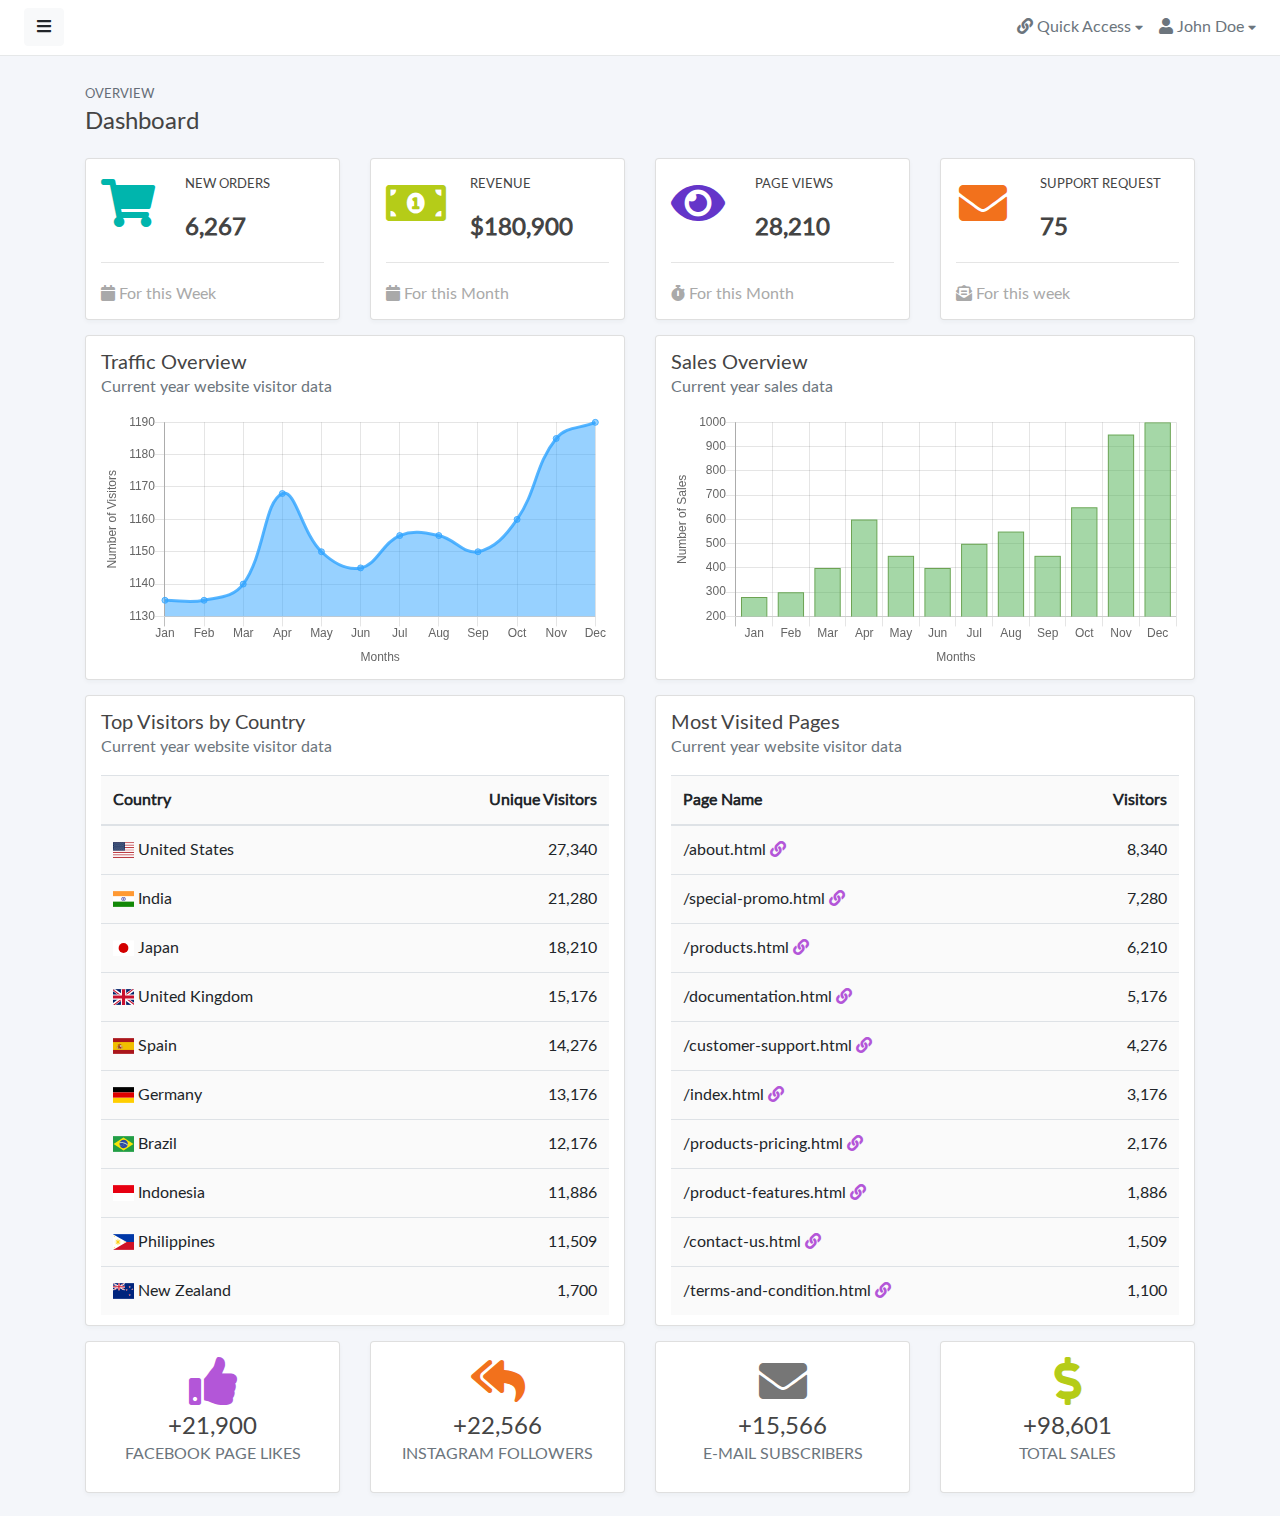
<file: admin_panel.html>
<!doctype html>
<!-- 
* Bootstrap Simple Admin Template
* Version: 2.1
* Author: Alexis Luna
* Website: https://github.com/alexis-luna/bootstrap-simple-admin-template
-->
<html lang="en">

<head>
    <meta charset="utf-8">
    <meta name="viewport" content="width=device-width, initial-scale=1, shrink-to-fit=no">
    <meta http-equiv="X-UA-Compatible" content="IE=edge">
    <title>Dashboard | Bootstrap Simple Admin Template</title>
    <link href="assets/vendor/fontawesome/css/fontawesome.min.css" rel="stylesheet">
    <link href="assets/vendor/fontawesome/css/solid.min.css" rel="stylesheet">
    <link href="assets/vendor/fontawesome/css/brands.min.css" rel="stylesheet">
    <link href="assets/vendor/bootstrap/css/bootstrap.min.css" rel="stylesheet">
    <link href="assets/css/master.css" rel="stylesheet">
    <link href="assets/vendor/chartsjs/Chart.min.css" rel="stylesheet">
    <link href="assets/vendor/flagiconcss/css/flag-icon.min.css" rel="stylesheet">
</head>

<body>
    <div class="wrapper">
        <nav id="sidebar" class="active">
            <div class="sidebar-header">
                <img src="assets/img/bootstraper-logo.png" alt="bootraper logo" class="app-logo">
            </div>
            <ul class="list-unstyled components text-secondary">
                <li>
                    <a href="dashboard.html"><i class="fas fa-home"></i> Dashboard</a>
                </li>
                <li>
                    <a href="forms.html"><i class="fas fa-file-alt"></i> Forms</a>
                </li>
                <li>
                    <a href="tables.html"><i class="fas fa-table"></i> Tables</a>
                </li>
                <li>
                    <a href="charts.html"><i class="fas fa-chart-bar"></i> Charts</a>
                </li>
                <li>
                    <a href="icons.html"><i class="fas fa-icons"></i> Icons</a>
                </li>
                <li>
                    <a href="#uielementsmenu" data-toggle="collapse" aria-expanded="false" class="dropdown-toggle no-caret-down"><i class="fas fa-layer-group"></i> UI Elements</a>
                    <ul class="collapse list-unstyled" id="uielementsmenu">
                        <li>
                            <a href="ui-buttons.html"><i class="fas fa-angle-right"></i> Buttons</a>
                        </li>
                        <li>
                            <a href="ui-badges.html"><i class="fas fa-angle-right"></i> Badges</a>
                        </li>
                        <li>
                            <a href="ui-cards.html"><i class="fas fa-angle-right"></i> Cards</a>
                        </li>
                        <li>
                            <a href="ui-alerts.html"><i class="fas fa-angle-right"></i> Alerts</a>
                        </li>
                        <li>
                            <a href="ui-tabs.html"><i class="fas fa-angle-right"></i> Tabs</a>
                        </li>
                        <li>
                            <a href="ui-date-time-picker.html"><i class="fas fa-angle-right"></i> Date & Time Picker</a>
                        </li>
                    </ul>
                </li>
                <li>
                    <a href="#authmenu" data-toggle="collapse" aria-expanded="false" class="dropdown-toggle no-caret-down"><i class="fas fa-user-shield"></i> Authentication</a>
                    <ul class="collapse list-unstyled" id="authmenu">
                        <li>
                            <a href="login.html"><i class="fas fa-lock"></i> Login</a>
                        </li>
                        <li>
                            <a href="signup.html"><i class="fas fa-user-plus"></i> Signup</a>
                        </li>
                        <li>
                            <a href="forgot-password.html"><i class="fas fa-user-lock"></i> Forgot password</a>
                        </li>
                    </ul>
                </li>
                <li>
                    <a href="#pagesmenu" data-toggle="collapse" aria-expanded="false" class="dropdown-toggle no-caret-down"><i class="fas fa-copy"></i> Pages</a>
                    <ul class="collapse list-unstyled" id="pagesmenu">
                        <li>
                            <a href="blank.html"><i class="fas fa-file"></i> Blank page</a>
                        </li>
                        <li>
                            <a href="404.html"><i class="fas fa-info-circle"></i> 404 Error page</a>
                        </li>
                        <li>
                            <a href="500.html"><i class="fas fa-info-circle"></i> 500 Error page</a>
                        </li>
                    </ul>
                </li>
                <li>
                    <a href="users.html"><i class="fas fa-user-friends"></i>Users</a>
                </li>
                <li>
                    <a href="settings.html"><i class="fas fa-cog"></i>Settings</a>
                </li>
            </ul>
        </nav>
        <div id="body" class="active">
            <nav class="navbar navbar-expand-lg navbar-white bg-white">
                <button type="button" id="sidebarCollapse" class="btn btn-light"><i class="fas fa-bars"></i><span></span></button>
                <div class="collapse navbar-collapse" id="navbarSupportedContent">
                    <ul class="nav navbar-nav ml-auto">
                        <li class="nav-item dropdown">
                            <div class="nav-dropdown">
                                <a href="" class="nav-item nav-link dropdown-toggle text-secondary" data-toggle="dropdown"><i class="fas fa-link"></i> <span>Quick Access</span> <i style="font-size: .8em;" class="fas fa-caret-down"></i></a>
                                <div class="dropdown-menu dropdown-menu-right nav-link-menu">
                                    <ul class="nav-list">
                                        <li><a href="" class="dropdown-item"><i class="fas fa-list"></i> Access Logs</a></li>
                                        <div class="dropdown-divider"></div>
                                        <li><a href="" class="dropdown-item"><i class="fas fa-database"></i> Back ups</a></li>
                                        <div class="dropdown-divider"></div>
                                        <li><a href="" class="dropdown-item"><i class="fas fa-cloud-download-alt"></i> Updates</a></li>
                                        <div class="dropdown-divider"></div>
                                        <li><a href="" class="dropdown-item"><i class="fas fa-user-shield"></i> Roles</a></li>
                                    </ul>
                                </div>
                            </div>
                        </li>
                        <li class="nav-item dropdown">
                            <div class="nav-dropdown">
                                <a href="" class="nav-item nav-link dropdown-toggle text-secondary" data-toggle="dropdown"><i class="fas fa-user"></i> <span>John Doe</span> <i style="font-size: .8em;" class="fas fa-caret-down"></i></a>
                                <div class="dropdown-menu dropdown-menu-right nav-link-menu">
                                    <ul class="nav-list">
                                        <li><a href="" class="dropdown-item"><i class="fas fa-address-card"></i> Profile</a></li>
                                        <li><a href="" class="dropdown-item"><i class="fas fa-envelope"></i> Messages</a></li>
                                        <li><a href="" class="dropdown-item"><i class="fas fa-cog"></i> Settings</a></li>
                                        <div class="dropdown-divider"></div>
                                        <li><a href="" class="dropdown-item"><i class="fas fa-sign-out-alt"></i> Logout</a></li>
                                    </ul>
                                </div>
                            </div>
                        </li>
                    </ul>
                </div>
            </nav>
            <div class="content">
                <div class="container">
                    <div class="row">
                        <div class="col-md-12 page-header">
                            <div class="page-pretitle">Overview</div>
                            <h2 class="page-title">Dashboard</h2>
                        </div>
                    </div>
                    <div class="row">
                        <div class="col-sm-6 col-md-6 col-lg-3 mt-3">
                            <div class="card">
                                <div class="content">
                                    <div class="row">
                                        <div class="col-sm-4">
                                            <div class="icon-big text-center">
                                                <i class="teal fas fa-shopping-cart"></i>
                                            </div>
                                        </div>
                                        <div class="col-sm-8">
                                            <div class="detail">
                                                <p class="detail-subtitle">New Orders</p>
                                                <span class="number">6,267</span>
                                            </div>
                                        </div>
                                    </div>
                                    <div class="footer">
                                        <hr />
                                        <div class="stats">
                                            <i class="fas fa-calendar"></i> For this Week
                                        </div>
                                    </div>
                                </div>
                            </div>
                        </div>
                        <div class="col-sm-6 col-md-6 col-lg-3 mt-3">
                            <div class="card">
                                <div class="content">
                                    <div class="row">
                                        <div class="col-sm-4">
                                            <div class="icon-big text-center">
                                                <i class="olive fas fa-money-bill-alt"></i>
                                            </div>
                                        </div>
                                        <div class="col-sm-8">
                                            <div class="detail">
                                                <p class="detail-subtitle">Revenue</p>
                                                <span class="number">$180,900</span>
                                            </div>
                                        </div>
                                    </div>
                                    <div class="footer">
                                        <hr />
                                        <div class="stats">
                                            <i class="fas fa-calendar"></i> For this Month
                                        </div>
                                    </div>
                                </div>
                            </div>
                        </div>
                        <div class="col-sm-6 col-md-6 col-lg-3 mt-3">
                            <div class="card">
                                <div class="content">
                                    <div class="row">
                                        <div class="col-sm-4">
                                            <div class="icon-big text-center">
                                                <i class="violet fas fa-eye"></i>
                                            </div>
                                        </div>
                                        <div class="col-sm-8">
                                            <div class="detail">
                                                <p class="detail-subtitle">Page views</p>
                                                <span class="number">28,210</span>
                                            </div>
                                        </div>
                                    </div>
                                    <div class="footer">
                                        <hr />
                                        <div class="stats">
                                            <i class="fas fa-stopwatch"></i> For this Month
                                        </div>
                                    </div>
                                </div>
                            </div>
                        </div>
                        <div class="col-sm-6 col-md-6 col-lg-3 mt-3">
                            <div class="card">
                                <div class="content">
                                    <div class="row">
                                        <div class="col-sm-4">
                                            <div class="icon-big text-center">
                                                <i class="orange fas fa-envelope"></i>
                                            </div>
                                        </div>
                                        <div class="col-sm-8">
                                            <div class="detail">
                                                <p class="detail-subtitle">Support Request</p>
                                                <span class="number">75</span>
                                            </div>
                                        </div>
                                    </div>
                                    <div class="footer">
                                        <hr />
                                        <div class="stats">
                                            <i class="fas fa-envelope-open-text"></i> For this week
                                        </div>
                                    </div>
                                </div>
                            </div>
                        </div>
                    </div>
                    <div class="row">
                        <div class="col-md-12">
                            <div class="row">
                                <div class="col-md-6">
                                    <div class="card">
                                        <div class="content">
                                            <div class="head">
                                                <h5 class="mb-0">Traffic Overview</h5>
                                                <p class="text-muted">Current year website visitor data</p>
                                            </div>
                                            <div class="canvas-wrapper">
                                                <canvas class="chart" id="trafficflow"></canvas>
                                            </div>
                                            <div class="ui hidden divider"></div>
                                        </div>
                                    </div>
                                </div>
                                <div class="col-md-6">
                                    <div class="card">
                                        <div class="content">
                                            <div class="head">
                                                <h5 class="mb-0">Sales Overview</h5>
                                                <p class="text-muted">Current year sales data</p>
                                            </div>
                                            <div class="canvas-wrapper">
                                                <canvas class="chart" id="sales"></canvas>
                                            </div>
                                            <div class="ui hidden divider"></div>
                                        </div>
                                    </div>
                                </div>
                            </div>
                        </div>
                        <div class="col-md-6">
                            <div class="card">
                                <div class="content">
                                    <div class="head">
                                        <h5 class="mb-0">Top Visitors by Country</h5>
                                        <p class="text-muted">Current year website visitor data</p>
                                    </div>
                                    <div class="canvas-wrapper">
                                        <table class="table no-margin bg-lighter-grey">
                                            <thead class="success">
                                                <tr>
                                                    <th>Country</th>
                                                    <th class="text-right">Unique Visitors</th>
                                                </tr>
                                            </thead>
                                            <tbody>
                                                <tr>
                                                    <td><i class="flag-icon flag-icon-us"></i> United States</td>
                                                    <td class="text-right">27,340</td>
                                                </tr>
                                                <tr>
                                                    <td><i class="flag-icon flag-icon-in"></i> India</td>
                                                    <td class="text-right">21,280</td>
                                                </tr>
                                                <tr>
                                                    <td><i class="flag-icon flag-icon-jp"></i> Japan</td>
                                                    <td class="text-right">18,210</td>
                                                </tr>
                                                <tr>
                                                    <td><i class="flag-icon flag-icon-gb"></i> United Kingdom</td>
                                                    <td class="text-right">15,176</td>
                                                </tr>
                                                <tr>
                                                    <td><i class="flag-icon flag-icon-es"></i> Spain</td>
                                                    <td class="text-right">14,276</td>
                                                </tr>
                                                <tr>
                                                    <td><i class="flag-icon flag-icon-de"></i> Germany</td>
                                                    <td class="text-right">13,176</td>
                                                </tr>
                                                <tr>
                                                    <td><i class="flag-icon flag-icon-br"></i> Brazil</td>
                                                    <td class="text-right">12,176</td>
                                                </tr>
                                                <tr>
                                                    <td><i class="flag-icon flag-icon-id"></i> Indonesia</td>
                                                    <td class="text-right">11,886</td>
                                                </tr>
                                                <tr>
                                                    <td><i class="flag-icon flag-icon-ph"></i> Philippines</td>
                                                    <td class="text-right">11,509</td>
                                                </tr>
                                                <tr>
                                                    <td><i class="flag-icon flag-icon-nz"></i> New Zealand</td>
                                                    <td class="text-right">1,700</td>
                                                </tr>
                                            </tbody>
                                        </table>
                                    </div>
                                </div>
                            </div>
                        </div>
                        <div class="col-md-6">
                            <div class="card">
                                <div class="content">
                                    <div class="head">
                                        <h5 class="mb-0">Most Visited Pages</h5>
                                        <p class="text-muted">Current year website visitor data</p>
                                    </div>
                                    <div class="canvas-wrapper">
                                        <table class="table no-margin bg-lighter-grey">
                                            <thead class="success">
                                                <tr>
                                                    <th>Page Name</th>
                                                    <th class="text-right">Visitors</th>
                                                </tr>
                                            </thead>
                                            <tbody>
                                                <tr>
                                                    <td>/about.html <a href="#"><i class="fas fa-link blue"></i></a></td>
                                                    <td class="text-right">8,340</td>
                                                </tr>
                                                <tr>
                                                    <td>/special-promo.html <a href="#"><i class="fas fa-link blue"></i></a></td>
                                                    <td class="text-right">7,280</td>
                                                </tr>
                                                <tr>
                                                    <td>/products.html <a href="#"><i class="fas fa-link blue"></i></a></td>
                                                    <td class="text-right">6,210</td>
                                                </tr>
                                                <tr>
                                                    <td>/documentation.html <a href="#"><i class="fas fa-link blue"></i></a></td>
                                                    <td class="text-right">5,176</td>
                                                </tr>
                                                <tr>
                                                    <td>/customer-support.html <a href="#"><i class="fas fa-link blue"></i></a></td>
                                                    <td class="text-right">4,276</td>
                                                </tr>
                                                <tr>
                                                    <td>/index.html <a href="#"><i class="fas fa-link blue"></i></a></td>
                                                    <td class="text-right">3,176</td>
                                                </tr>
                                                <tr>
                                                    <td>/products-pricing.html <a href="#"><i class="fas fa-link blue"></i></a></td>
                                                    <td class="text-right">2,176</td>
                                                </tr>
                                                <tr>
                                                    <td>/product-features.html <a href="#"><i class="fas fa-link blue"></i></a></td>
                                                    <td class="text-right">1,886</td>
                                                </tr>
                                                <tr>
                                                    <td>/contact-us.html <a href="#"><i class="fas fa-link blue"></i></a></td>
                                                    <td class="text-right">1,509</td>
                                                </tr>
                                                <tr>
                                                    <td>/terms-and-condition.html <a href="#"><i class="fas fa-link blue"></i></a></td>
                                                    <td class="text-right">1,100</td>
                                                </tr>
                                            </tbody>
                                        </table>
                                    </div>
                                </div>
                            </div>
                        </div>
                    </div>
                    <div class="row">
                        <div class="col-sm-6 col-md-6 col-lg-3">
                            <div class="card">
                                <div class="content">
                                    <div class="row">
                                        <div class="dfd text-center">
                                            <i class="blue large-icon mb-2 fas fa-thumbs-up"></i>
                                            <h4 class="mb-0">+21,900</h4>
                                            <p class="text-muted">FACEBOOK PAGE LIKES</p>
                                        </div>
                                    </div>
                                </div>
                            </div>
                        </div>
                        <div class="col-sm-6 col-md-6 col-lg-3">
                            <div class="card">
                                <div class="content">
                                    <div class="row">
                                        <div class="dfd text-center">
                                            <i class="orange large-icon mb-2 fas fa-reply-all"></i>
                                            <h4 class="mb-0">+22,566</h4>
                                            <p class="text-muted">INSTAGRAM FOLLOWERS</p>
                                        </div>
                                    </div>
                                </div>
                            </div>
                        </div>
                        <div class="col-sm-6 col-md-6 col-lg-3">
                            <div class="card">
                                <div class="content">
                                    <div class="row">
                                        <div class="dfd text-center">
                                            <i class="grey large-icon mb-2 fas fa-envelope"></i>
                                            <h4 class="mb-0">+15,566</h4>
                                            <p class="text-muted">E-MAIL SUBSCRIBERS</p>
                                        </div>
                                    </div>
                                </div>
                            </div>
                        </div>
                        <div class="col-sm-6 col-md-6 col-lg-3">
                            <div class="card">
                                <div class="content">
                                    <div class="row">
                                        <div class="dfd text-center">
                                            <i class="olive large-icon mb-2 fas fa-dollar-sign"></i>
                                            <h4 class="mb-0">+98,601</h4>
                                            <p class="text-muted">TOTAL SALES</p>
                                        </div>
                                    </div>
                                </div>
                            </div>
                        </div>
                    </div>
                </div>
            </div>
        </div>
    </div>
    <script src="assets/vendor/jquery/jquery.min.js"></script>
    <script src="assets/vendor/bootstrap/js/bootstrap.bundle.min.js"></script>
    <script src="assets/vendor/chartsjs/Chart.min.js"></script>
    <script src="assets/js/dashboard-charts.js"></script>
    <script src="assets/js/script.js"></script>
</body>

</html>
</file>
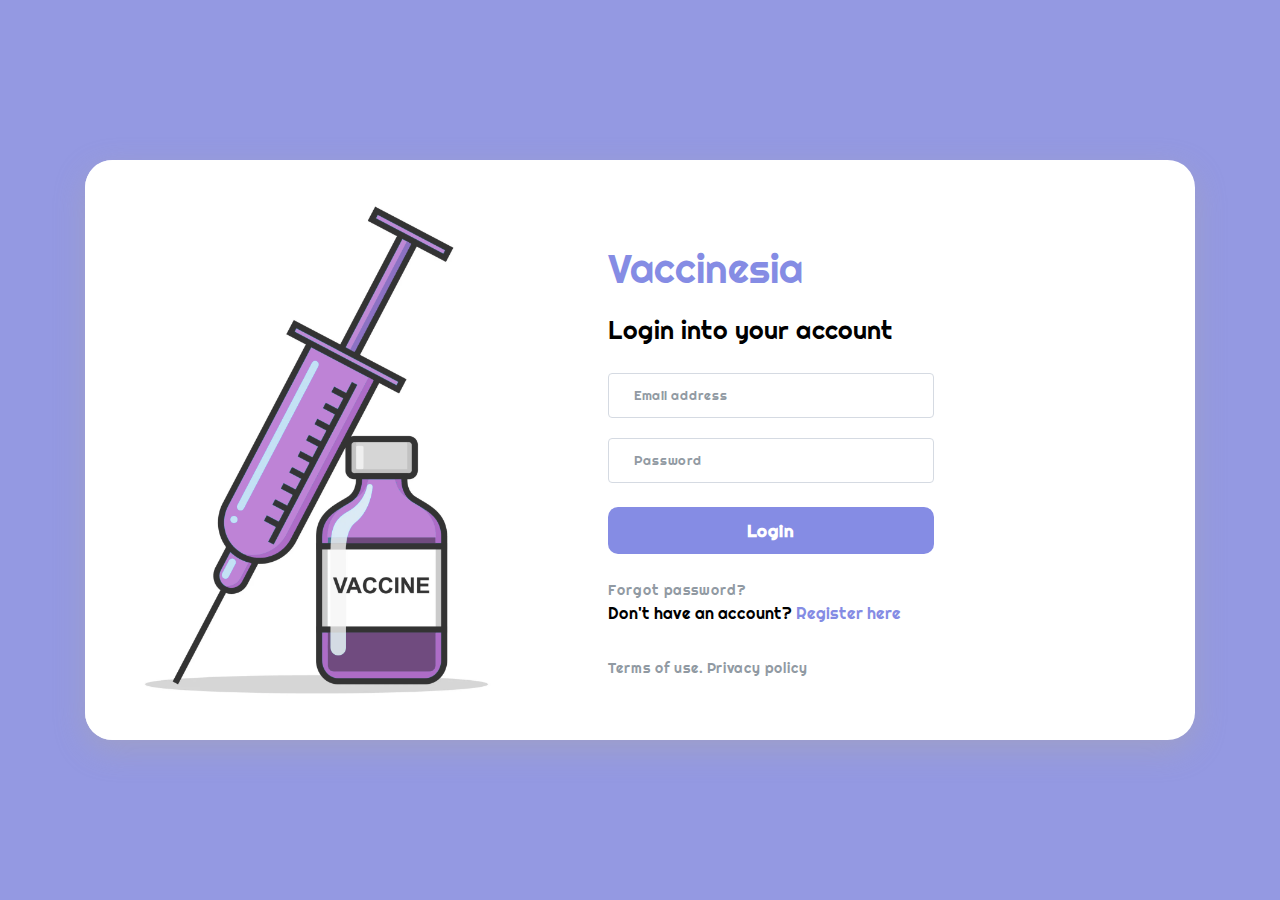
<file: login.html>
<!DOCTYPE html>
<html lang="en">
<head>
  <meta charset="UTF-8">
  <meta name="viewport" content="width=device-width, initial-scale=1.0">
  <meta http-equiv="X-UA-Compatible" content="ie=edge">
  <title>Vaccinesia - Login</title>
  <link href="https://fonts.googleapis.com/css2?family=Righteous&display=swap" rel="stylesheet">
  <link rel="stylesheet" href="https://cdn.materialdesignicons.com/4.8.95/css/materialdesignicons.min.css">
  <link rel="stylesheet" href="https://stackpath.bootstrapcdn.com/bootstrap/4.4.1/css/bootstrap.min.css">
  <link rel="stylesheet" href="login.css">
  <link rel="stylesheet" href="styles.css">
</head>
<body>
  <main class="d-flex align-items-center min-vh-100 py-3 py-md-0">
    <div class="container">
      <div class="card login-card">
        <div class="row no-gutters">
          <div class="col-md-5">
            <img src="img/login.png" alt="login" class="login-card-img">
          </div>
          <div class="col-md-7">
            <div class="card-body">
              <div class="brand-wrapper">
                <h1 style="color:#858CE4;" ><a style="color:#858CE4;" href="index.html">Vaccinesia</a></h1>
              </div>
              <p class="login-card-description">Login into your account</p>
              <form action="#!">
                  <div class="form-group">
                    <label for="email" class="sr-only">Email</label>
                    <input type="email" name="email" id="email" class="form-control" placeholder="Email address">
                  </div>
                  <div class="form-group mb-4">
                    <label for="password" class="sr-only">Password</label>
                    <input type="password" name="password" id="password" class="form-control" placeholder="Password">
                  </div>
                  <input name="login" id="login" class="btn btn-block login-btn mb-4" type="button" value="Login">
                </form>
                <a href="forgotpassword.html" class="forgot-password-link">Forgot password?</a>
                <p class="login-card-footer-text">Don't have an account? <a href="signup.html" class="text-reset">Register here</a></p>
                <nav class="login-card-footer-nav">
                  <a href="#!">Terms of use.</a>
                  <a href="#!">Privacy policy</a>
                </nav>
            </div>
          </div>
        </div>
      </div>
      
    </div>
  </main>
  <script src="https://code.jquery.com/jquery-3.4.1.min.js"></script>
  <script src="https://cdn.jsdelivr.net/npm/popper.js@1.16.0/dist/umd/popper.min.js"></script>
  <script src="https://stackpath.bootstrapcdn.com/bootstrap/4.4.1/js/bootstrap.min.js"></script>
</body>
</html>
</file>
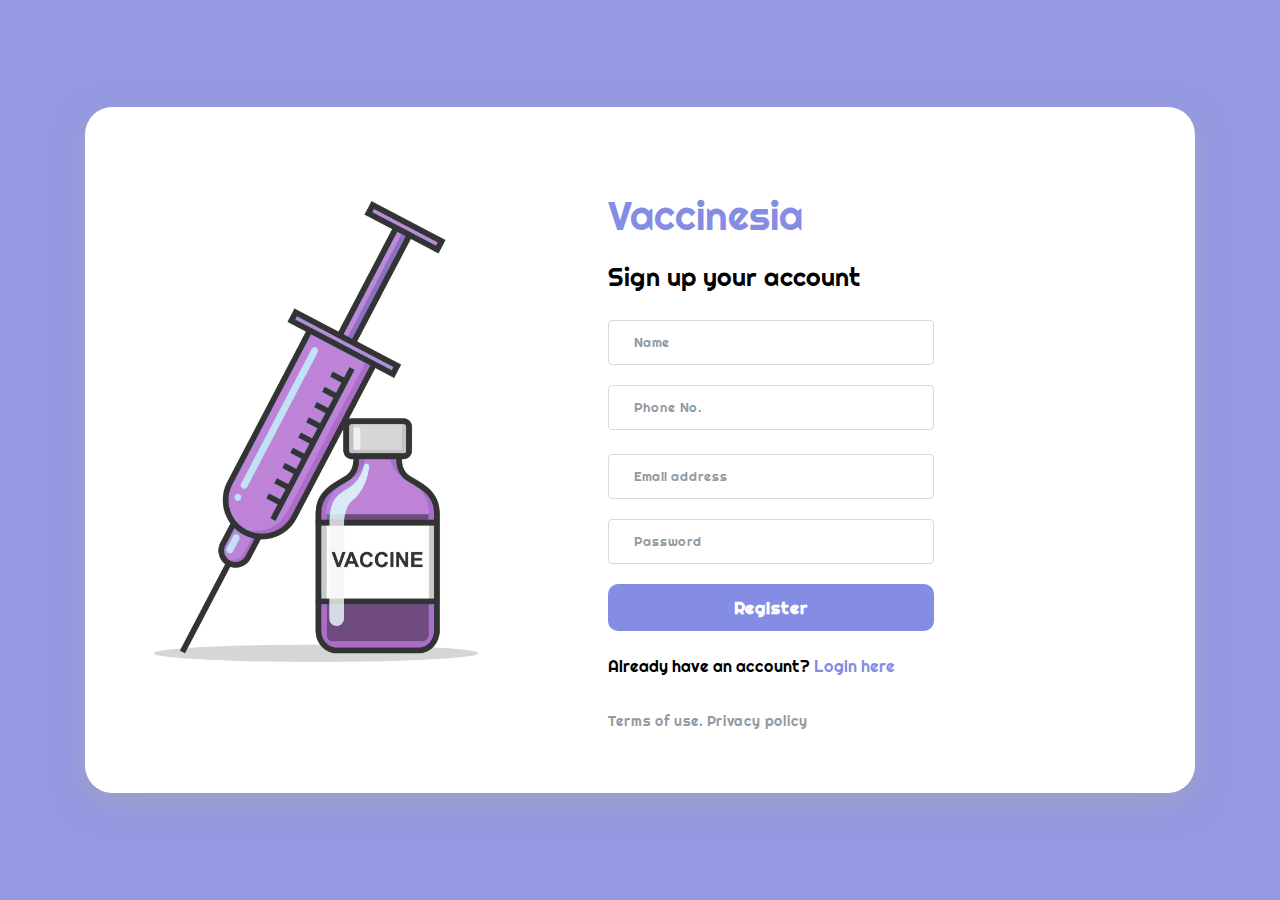
<file: signup.html>
<!DOCTYPE html>
<html lang="en">
<head>
  <meta charset="UTF-8">
  <meta name="viewport" content="width=device-width, initial-scale=1.0">
  <meta http-equiv="X-UA-Compatible" content="ie=edge">
  <title>Vaccinesia - Sign Up</title>
  <link href="https://fonts.googleapis.com/css2?family=Righteous&display=swap" rel="stylesheet">
  <link rel="stylesheet" href="https://cdn.materialdesignicons.com/4.8.95/css/materialdesignicons.min.css">
  <link rel="stylesheet" href="https://stackpath.bootstrapcdn.com/bootstrap/4.4.1/css/bootstrap.min.css">
  <link rel="stylesheet" href="login.css">
  <link rel="stylesheet" href="styles.css">
</head>
<body>
  <main class="d-flex align-items-center min-vh-100 py-3 py-md-0">
    <div class="container">
      <div class="card login-card">
        <div class="row no-gutters">
          <div class="col-md-5">
            <img src="img/login.png" alt="login" class="login-card-img-2">
          </div>
          <div class="col-md-7">
            <div class="card-body">
              <div class="brand-wrapper">
                <h1 style="color:#858CE4;" ><a style="color:#858CE4;" href="index.html">Vaccinesia</a></h1>
              </div>
              <p class="login-card-description">Sign up your account</p>
              <form action="#!">
                  <div class="form-group">
                    <label for="name" class="sr-only">Name</label>
                    <input type="name" name="name" id="name" class="form-control" placeholder="Name">
                  </div>
                  <div class="form-group mb-4">
                    <label for="phone-number" class="sr-only">Phone Number</label>
                    <input type="tel" name="phone-number" id="phone-number" class="form-control" placeholder="Phone No.">
                  </div>
                  <div class="form-group">
                    <label for="email" class="sr-only">Email</label>
                    <input type="email" name="email" id="email" class="form-control" placeholder="Email address">
                  </div>
                  <div class="form-group">
                    <label for="password" class="sr-only">Password</label>
                    <input type="password" name="password" id="password" class="form-control" placeholder="Password">
                  </div>
                  <input name="login" id="login" class="btn btn-block login-btn mb-4" type="button" value="Register">
                </form>
                <p class="login-card-footer-text">Already have an account? <a href="login.html" class="text-reset">Login here</a></p>
                <nav class="login-card-footer-nav">
                  <a href="#!">Terms of use.</a>
                  <a href="#!">Privacy policy</a>
                </nav>
            </div>
          </div>
        </div>
      </div>
      
    </div>
  </main>
  <script src="https://code.jquery.com/jquery-3.4.1.min.js"></script>
  <script src="https://cdn.jsdelivr.net/npm/popper.js@1.16.0/dist/umd/popper.min.js"></script>
  <script src="https://stackpath.bootstrapcdn.com/bootstrap/4.4.1/js/bootstrap.min.js"></script>
</body>
</html>
</file>
<file: login.css>
body {
  font-family: 'Righteous', cursive;
  background-color: #9499e2;
  min-height: 100vh; }

.brand-wrapper {
  margin-bottom: 19px; }
  .brand-wrapper .logo {
    height: 37px; }

.login-card {
  border: 0;
  border-radius: 27.5px;
  box-shadow: 0 10px 30px 0 rgba(172, 168, 168, 0.43);
  overflow: hidden; 
}

  .login-card-img {
    border-radius: 0;
    position: absolute;
    width: 100%;
    height: 100%;
    -o-object-fit: cover;
    object-fit: cover; 
    opacity: 80%;
}

  .login-card-img-2 {
    margin-top: 50px;
    border-radius: 0;
    position: absolute;
    width: 100%;
    height: 80%;
    -o-object-fit: cover;
    object-fit: cover;
    opacity: 80%; 
}

  .login-card .card-body {
    padding: 85px 60px 60px; }
    @media (max-width: 422px) {
    .login-card .card-body {
    padding: 35px 24px; } 
}

  .login-card-description {
    font-size: 25px;
    color: #000;
    font-weight: normal;
    margin-bottom: 23px; 
}

  .login-card form {
    max-width: 326px; 
}

  .login-card .form-control {
    border: 1px solid #d5dae2;
    padding: 15px 25px;
    margin-bottom: 20px;
    min-height: 45px;
    font-size: 13px;
    line-height: 15;
    font-weight: normal; 
}

  .login-card .form-control::-webkit-input-placeholder {
      color: #919aa3; }
  .login-card .form-control::-moz-placeholder {
      color: #919aa3; }
  .login-card .form-control:-ms-input-placeholder {
      color: #919aa3; }
  .login-card .form-control::-ms-input-placeholder {
      color: #919aa3; }
  .login-card .form-control::placeholder {
      color: #919aa3; }

  .login-card .login-btn {
    padding: 13px 20px 12px;
    background-color: #000;
    border-radius: 4px;
    font-size: 17px;
    font-weight: bold;
    line-height: 20px;
    color: #fff;
    margin-bottom: 24px; 
}

  .login-card .login-btn:hover {
      border: 1px solid #000;
      background-color: transparent;
      color: #000; 
}

  .login-card .forgot-password-link {
    font-size: 14px;
    color: #919aa3;
    margin-bottom: 12px;
}

  .login-card-footer-text {
    font-size: 16px;
    color: #000;
    margin-bottom: 30px; }

  .login-card-footer-text-fp {
      font-size: 16px;
      color: #000;
  }

    .text-reset {
      font-size: 16px;
      color: #858CE4 !important;
      margin-bottom: 60px; 
  }

    @media (max-width: 767px) {
      .login-card-footer-text {
        margin-bottom: 24px; } 
  }

  .login-card-footer-nav a {
    font-size: 14px;
    color: #919aa3; }

/*# sourceMappingURL=login.css.map */
</file>
<file: styles.css>
html, body {
    height: 100%;
    padding: 0;
    margin: 0;
    scroll-behavior: smooth;
    transition: 0.3s;
}
h1,h2,h3,h4,h5,h6 {
    font-family: 'Righteous', cursive;
}
a {
    text-decoration: none;
    color: #fff;
}

/*Animation*/



/*[Website Section]*/
.navbar-brand{
    font-family: 'Righteous', cursive;
    background: linear-gradient(
    to right, 
    hsl(236, 64%, 71%), 
    hsl(236, 64%, 71%)
    );
    -webkit-background-clip: text;
    -webkit-text-fill-color: transparent;
    text-align: center;
}



.header {
    background-color: #858CE4;
    padding: 6px;
    text-align: center;
}
.s0 {
    background-color: #fff;
}
.s1 {
    background-image: url("img/Bg-fix.png");
    background-repeat: no-repeat;
    background-size: auto;
    overflow: auto;
}
.s2 {
    background-color: #fff;
    padding-bottom: 3.5em;
    padding-top: 3.5em;
}
.s3 {
    background-color: #F2F2F0;
    padding-bottom: 3.5em;
    padding-top: 3.5em;
}
.s4 {
    background-color: #fff;
    padding-bottom: 3.5em;
    padding-top: 3.5em;
}
.s5 {
    background-color: #fff;
    padding-bottom: 1em;
    padding-top: 5.5em;
    background: linear-gradient(90deg, #9ea3f0 0%, #d0d3fc 40%, rgb(255, 255, 255) 100%);
    margin-bottom: 10em;
}
.s6 {
    background-color: #fff;
    padding-bottom: 7em;
    padding-top: 3.5em;
}
.footer {
    background-color: #858CE4;
}

.footer p {
    color: white;
}

.headline {
    width: 100%;
    margin: 0 auto;
}

.active{
    background-color:#d0d3fc;
    border-radius: 10px;
}

/*[Website Content]*/

table {
    width: 90%;
    margin-bottom: 4em;
    margin-left: 5%;
    margin-right: 5%;
    
}

table, th, td {
    border: 1px solid black;
    border-collapse: collapse;
}
th, td {
    padding: 5px;
    text-align: center;
}

.content-wrapper-1 {
    display: grid;
    grid-template-columns: 1fr 1fr;
    grid-template-rows: 23.5em;
    grid-template-areas: 
        'hero-word hero-picture'
    ;
    margin-bottom: 2.5em;
}

.content-wrapper-2 {
    display: grid;
    grid-template-columns: 1fr 1fr;
    grid-template-rows: 23.5em;
    grid-template-areas: 
        'hero-picture hero-word'
    ;
    margin-bottom: 2.5em;
}

.content-wrapper-3 {
    display: grid;
    grid-template-columns: 1fr;
    grid-template-rows: 4em 8em;
    grid-template-areas: 
        'hero-title'
        'hero-link'
    ;
    margin-top: 5em;
    margin-bottom: 2.5em;
}

.content-wrapper-contact {
    display: grid;
    grid-template-columns: 1fr 1fr;
    grid-template-rows: 27.7em;
    grid-template-areas: 
        'hero-title-contact hero-form'
    ;
    margin-top: 1em;
    margin-bottom: 2.5em;
    
}

.content-wrapper-advisory {
    display: grid;
    grid-template-columns: 1fr 1fr;
    grid-template-rows: 35em;
    grid-template-areas:    
        'column-1 column-2'
    ;
    margin-bottom: 2.5em;
    padding-bottom: 12em;
}

.column-1 {
    grid-area: column-1;
    display: grid;
    justify-content: center;
    align-items: center;
    width: 100%;
}

.column-2 {
    grid-area: column-2;
    display: grid;
    width: 100%;
    padding-top: 3em;;
}

.hero-word {
    grid-area: hero-word;
    display: grid;
    justify-content: center;
    align-items: center;
    width: 100%;
    margin-top: 4em;
}

.available-location-1 {
    margin-top: 100px;
    text-align: center;
}

.hero-word h1 {
    padding-top: 20px;
    font-size: 49px;
}

.hero-word p {
    margin-top: 20px;
    font-size: 24px;
}

#learnmore-button {
    margin-top: 50px;
}

#learnmore-button a {
    margin-top: 50px;
    text-decoration: none;
    color: #858CE4;
    font-size: 20px;
}

#Source{
    color: #858CE4;
}

.hero-picture {
    grid-area: hero-picture;
    display: grid;
    justify-content: center;
    align-items: center;
    width: 100%;
}

.picture-setting {
    padding-top: 4em;
}

.hero-picture img {
    width: 500px;
}

.hero-title {
    grid-area: hero-title;
    display: grid;
    justify-content: center;
    width: 100%;
}

.hero-title-contact {
    grid-area: hero-title-contact;
    display: grid;
    justify-content: center;
    width: 100%;  
}

.hero-link {
    grid-area: hero-link;
    display: grid;
    text-align: center;
    width: 100%;
}

.hero-link h1 {
    font-size: 49px;
}

.hero-link p {
    font-size: 24px;
}

.hero-centertitle {
    padding-bottom: 4em;
    text-align: center;
}

.hero-subtitle {
    padding-bottom: 3em;
}

.hero-subtitle-fill {
    padding-bottom: 10em;
    font-size: 24px;
}

.hero-form {
    align-items: center;
}

/**[HOME]**/
.headline img {
    height: 20px;
    padding-right: 10px;
}
.main-container {
    width: 1200px;
    margin: 0 auto;
    padding-bottom: 3.5em;
}
.container-fluid {
    padding-top: 7px;
    padding-bottom: 7px;
    margin: 0 auto;
}
.navbar-brand img {
    height: 70px;
}
.nav-item {
    padding-left: 10px;
    padding-right: 10px;
}
#login{
    padding-left: 15px;
    padding-right: 15px;
    color: #fff;
    border-radius: 10px;
    background-color: #858CE4;
}
.hero {
    color: rgb(46, 46, 46);
    padding-top: 15em;
    padding-bottom: 22.5em;
    padding-left: 3em;
}
.hero h1 {
    font-size: 136px;
}
.hero-v2 {
    color: rgb(46, 46, 46);
    padding-top: 10em;

}
#button-regist {
    color: #fff;
    border-radius: 5px;
    padding: 1em;
    background-color: #858CE4;
}

/**[Advisory]**/
    

    .ap1{
        width: 80%;
        
    }

    #button-LearnMore {
        color: #fff;
        border-radius: 5px;
        padding: 1em;
        background-color: #858CE4; 
    }

    .lm-button{
        text-align: center;
        width: 100%;
        padding: 4em;
    }

    .copyright {
        padding-top: 4em;
        text-align: center;
    }


/**[Contact]**/

#messageform {
    margin: auto;
    border-radius: 1%;
    width: 75%;
    background-color: rgb(255, 255, 255);
    padding: 15px;
    border: 1px solid #858CE4;
}

#messageform label {
    color: rgb(54, 54, 54);
    font-weight: bold;
}

input[type=text], textarea {
    width: 100%;
    padding: 12px;
    border: 1px solid #858CE4;
    border-radius: 4px;
    box-sizing: border-box;
    margin-top: 6px;
    margin-bottom: 16px;
    
    resize: vertical;
}
input[type=reset] {
    background-color: #858CE4;
    color: white;
    font-weight: bold;
    padding: 12px 20px;
    border: none;
    border-radius: 4px;
    cursor: pointer;
}

input[type=reset]:hover {
    background-color: white;
    color: rgb(46, 46, 46);
    border: 0.5px solid #858CE4;
}

/**[FAQ]**/
 /* Style the buttons that are used to open and close the accordion panel */
.accordion1 {
    background: linear-gradient(90deg, #858CE4 0%, #d0d3fc 50%, #ebecff 100%);
    color: rgb(255, 255, 255);
    cursor: pointer;
    padding: 18px;
    width: 100%;
    text-align: left;
    border: none;
    border-radius: 10px;
    outline: none;
    transition: 0.4s;
    
}

/* Add a background color to the button if it is clicked on (add the .active class with JS), and when you move the mouse over it (hover) */
.active1, .accordion1:hover {
    background:linear-gradient(90deg, rgb(91, 99, 214) 0%, #959cf3 50%, #dee0fa 100%);
}


/* Style the accordion panel. Note: hidden by default */
.panel {
    padding: 0 18px;
    margin-top: 18px;;
    background-color: rgb(255, 255, 255);
    max-height: 0;
    overflow: hidden;
    transition: max-height 0.2s ease-out;
    
} 

.accordion1:after {
    content: '\02795'; /* Unicode character for "plus" sign (+) */
    font-size: 13px;
    color: #858CE4;
    float: right;
    margin-left: 5px;
}

.active1:after {
    content: "\2796"; /* Unicode character for "minus" sign (-) */
}


/**[Location]**/

.embed-container {position: relative; padding-bottom: 80%; height: 0; max-width: 100%; text-align: center;} 
.embed-container iframe, .embed-container object, .embed-container iframe{position: absolute; top: 0; left: 0; width: 100%; height: 100%;} 
small{position: absolute; z-index: 40; bottom: 0; margin-bottom: -15px;}

#hero-centertitle {
    margin-top: 10em;
}

.info-setting {
    width: 1000px;
    margin: 0 auto;
    padding-bottom: 8em;
}

#search-bar {
    width: 100%;
}

.outer-input {
    display: grid;
    grid-template-columns: 90fr 10fr;
    grid-template-rows: 23.5em;
    grid-template-areas: 
        'input1 input2'
    ;
    margin-left: 200px;
    margin-right: 200px;
}

.inner-input-1 {
    grid-area: input1;
    margin-right: 10px;
}

.inner-input-2 {
    grid-area: input2;
}

#province {
    height: 40px;
    text-align-last: center;
    width: 100%;
    
}

#hospital {
    padding: 15px 25px;
    border: 1px solid #d5dae2;
    font-weight: normal; 
    border-radius: 5px;
    font-size: 13px;
    width: 100%;
}

#phase {
    padding: 15px 25px;
    border: 1px solid #d5dae2;
    font-weight: normal; 
    border-radius: 5px;
    font-size: 13px;
    width: 100%;
    margin-bottom: 50px;
}

#search {
    height: 40px;
    width: 100%;
}

/*[Website Responsivity]*/

@media screen and (max-width: 1400px) {
    .main-container {
        width: 95%;
    }
}

@media screen and (max-width: 800px) {

    .main-container {
        width: 80%;
    }

    .content-wrapper-1 {
        display: grid;
        grid-template-columns: 1fr;
        grid-template-rows: 23.5em;
        grid-template-areas: 
        'hero-picture'
        'hero-word'
        ;
        margin-bottom: 2.5em;
    }
    
    .content-wrapper-2 {
        display: grid;
        grid-template-columns: 1fr;
        grid-template-rows: 23.5em;
        grid-template-areas: 
            'hero-picture'
            'hero-word'
        ;
        margin-bottom: 2.5em;
    }
    
    .content-wrapper-3 {
        display: grid;
        grid-template-columns: 1fr;
        grid-template-rows: 4em 8em;
        grid-template-areas: 
            'hero-title'
            'hero-link'
        ;
        margin-top: 5em;
        margin-bottom: 2.5em;
    }
    
    .hero-word h1 {
        padding-top: 20px;
        font-size: 35px;
    }
    
    .hero-word p {
        margin-top: 20px;
        font-size: 18px;
    }

    .hero-title h1 {
        font-size: 30px;
    }
    

    .hero-picture img {
        width: 100%;
    }

    .content-wrapper-contact {
        display: grid;
        grid-template-columns: 1fr;
        grid-template-rows: 27.7em;
        grid-template-areas: 
            'hero-title-contact'
            'hero-form'
        ;
        margin-top: 1em;
        margin-bottom: 2.5em;
    }

    .hero-title-contact {
        grid-area: hero-title-contact;
        display: grid;
        justify-content: center;
        padding-left: 3.5em;
        padding-right: 3.5em;
        width: 100%;  
    }

    .hero h1 {
        font-size: 45px;
    }

    .hero h3 {
        font-size: 18px;
    }

    .content-wrapper-advisory {
        display: grid;
        grid-template-columns: 1fr;
        grid-template-rows: 40em;
        grid-template-areas:    
            'column-1'
            'column-2'
        ;
        margin-bottom: 2.5em;
        padding-bottom: 12em;
    }
    
    .column-1 img {
        margin: 0 auto;
    }
    


    table {
        margin: 0 auto;
    }

    h5 {
        margin-top: 4em;
    }

    .info-setting {
        width: 100%;
        margin: 0 auto;
        padding-bottom: 8em;
    }

    .active{
        background-color: white;
        border-radius: 0;
    }

    .hero-subtitle {
        text-align: center;
    }

    .hero-subtitle h2 {
        font-size: 22px;
    }
}
</file>
<file: assets/vendor/fontawesome/css/solid.min.css>
/*!
 * Font Awesome Free 5.15.1 by @fontawesome - https://fontawesome.com
 * License - https://fontawesome.com/license/free (Icons: CC BY 4.0, Fonts: SIL OFL 1.1, Code: MIT License)
 */
@font-face{font-family:"Font Awesome 5 Free";font-style:normal;font-weight:900;font-display:block;src:url(../webfonts/fa-solid-900.eot);src:url(../webfonts/fa-solid-900.eot?#iefix) format("embedded-opentype"),url(../webfonts/fa-solid-900.woff2) format("woff2"),url(../webfonts/fa-solid-900.woff) format("woff"),url(../webfonts/fa-solid-900.ttf) format("truetype"),url(../webfonts/fa-solid-900.svg#fontawesome) format("svg")}.fa,.fas{font-family:"Font Awesome 5 Free";font-weight:900}
</file>
<file: assets/vendor/fontawesome/css/brands.min.css>
/*!
 * Font Awesome Free 5.15.1 by @fontawesome - https://fontawesome.com
 * License - https://fontawesome.com/license/free (Icons: CC BY 4.0, Fonts: SIL OFL 1.1, Code: MIT License)
 */
@font-face{font-family:"Font Awesome 5 Brands";font-style:normal;font-weight:400;font-display:block;src:url(../webfonts/fa-brands-400.eot);src:url(../webfonts/fa-brands-400.eot?#iefix) format("embedded-opentype"),url(../webfonts/fa-brands-400.woff2) format("woff2"),url(../webfonts/fa-brands-400.woff) format("woff"),url(../webfonts/fa-brands-400.ttf) format("truetype"),url(../webfonts/fa-brands-400.svg#fontawesome) format("svg")}.fab{font-family:"Font Awesome 5 Brands";font-weight:400}
</file>
<file: assets/css/master.css>
/*------------------------------------------------------------------
* Bootstrap Simple Admin Template
* Version: 2.1
* Author: Alexis Luna
* Website: https://github.com/alexis-luna/bootstrap-simple-admin-template
-------------------------------------------------------------------*/

@import "../components/navbar/navbar-dropdowns.css";
@import "../components/sidebar/sidebar-default.css";

/*------------------------------------------------------------------
# [Color codes]

# teal: #00b5ad
# olive: #b5cc18
# violet: #6435c9
# orange: #f2711c
# darkgray: darkgray
# blue: #2185d0
# grey: #767676
# */

/*------------------------------------------------------------------
[Typography]

Body:           1em / "Lato", "Helvetica Neue", Arial, Helvetica, sans-serif;
Headers:        2em / "Lato", "Helvetica Neue", Arial, Helvetica, sans-serif;
parapgraph:     1em / "Lato", "Helvetica Neue", Arial, Helvetica, sans-serif;

Notes:  decreasing heading by 0.4em with every subsequent heading level
-------------------------------------------------------------------*/

/*------------------------------------------------------------------
[Table of contents]

1. Body / #body
2. Header / #header
3. Navigation / #navbar
4. Content / #content
5. Sidebar / #sidebar
6. Boxes / .box
7. Dashboard cards / .card
8. Miscellaneous
9. Adjustments to dafault behaviors
10. Colors / .teal, .olive, .violet, .orange, .darkgray, .blue, .grey
11. Responsive properties
-------------------------------------------------------------------*/

/*------------------------------------------------------------------
[1. Body / #body]
*/
@font-face {
    font-family: "Lato";
    font-style: normal;
    font-weight: 400;
    font-display: auto;
    src: url("../font/Lato-Regular.eot");
    src: url("../font/Lato-Regular.eot?#iefix") format("embedded-opentype"), url("../font/Lato-Regular.woff") format("woff"), url("../font/Lato-Regular.ttf") format("truetype");
}

body,
h1,
.h1,
h2,
.h2,
h3,
.h3,
h4,
.h4,
h5,
.h5,
h6,
.h6,
p,
a,
td {
    -moz-osx-font-smoothing: grayscale;
    -webkit-font-smoothing: antialiased;
}

body {
    width: 100%;
    height: 100%;
    background: #f4f6fa;
    font-family: "Lato", "Helvetica Neue", Arial, Helvetica, sans-serif;
    font-size: 1rem;
    color: #444;
}

.wrapper {
    display: flex;
    width: 100%;
    align-items: stretch;
    overflow-x: hidden
}

#body {
    width: 100%;
    padding: 0;
    min-height: 100vh;
    transition: all 0.3s;
}

/*------------------------------------------------------------------
[2. Header / #header]
*/
#body>.navbar {
    padding: 0 1.5rem;
    min-height: 54px;
    box-shadow: none;
    border-bottom: 1px solid rgba(101, 109, 119, .16);
}

/*------------------------------------------------------------------
[3. Navigation / #navbar] - see /components/navbar/navbar-dropdown.css
*/
.default-light-menu {
    border: none !important;
    box-shadow: 0 0 0 1px rgba(255, 255, 255, 0.5) inset !important;
    color: #fff;
}

.default-light-menu:hover {
    background: #8c4ed3 !important;
    color: rgb(255, 255, 255);
}

/*------------------------------------------------------------------
[4. Content / #content]
*/
#body>.content {
    position: relative;
    padding: .5rem;
}

#body .content .page-title h3 {
    margin: 1rem 0;
}

.page-header {
    margin-top: 1.25rem;
}

.page-pretitle {
    font-size: .8rem;
    text-transform: uppercase;
    line-height: 1.6;
    color: #656d77;
}

.page-title {
    margin: 0;
    font-size: 1.5rem;
    line-height: 1.5555556;
}

.detail-subtitle {
    font-size: .8rem;
    text-transform: uppercase;
    line-height: 1.6;
}

/*------------------------------------------------------------------
[5. Sidebar / #sidebar] - see /components/sidebar/sidebar-default.css
*/

/*------------------------------------------------------------------
[6. Boxes / .box] 
*/
.box {
    position: relative;
    border-radius: 3px;
    background: #ffffff;
    border-top: 3px solid #d2d6de;
    margin-bottom: 20px;
    width: 100%;
    box-shadow: 0 1px 1px rgba(0, 0, 0, 0.1);
}

.box-body {
    border-top-left-radius: 0;
    border-top-right-radius: 0;
    border-bottom-right-radius: 3px;
    border-bottom-left-radius: 3px;
    padding: 10px;
}

.box-footer {
    border-top-left-radius: 0;
    border-top-right-radius: 0;
    border-bottom-right-radius: 3px;
    border-bottom-left-radius: 3px;
    border-top: 1px solid #f4f4f4;
    padding: 10px 20px;
    background-color: #FAFAFA;
    text-align: right;
}

.box-primary {
    border-top-color: #a25ce4;
}

/*------------------------------------------------------------------
[7. Dashboard Cards / .card] 
*/
.card {
    margin-bottom: 15px;
    box-shadow: rgba(35, 46, 60, .04) 0 2px 4px 0;
}

.card .content {
    padding: 15px 15px 10px 15px;
}

.card .content .icon-big {
    font-size: 3em;
    min-height: 64px;
    line-height: 64px;
}

.card .content .number {
    font-size: 1.5em;
    text-align: right;
    font-weight: bolder;
}

.card .content .footer {
    background-attachment: fixed;
    position: relative;
    padding: 0;
    line-height: 30px;
}

.card .content .stats {
    display: inline-block;
    color: #a9a9a9;
}

/*------------------------------------------------------------------
[8. Miscellaneous ] 
*/
.line {
    border-bottom: 1px solid #E0E0E0;
}

.nav-pills {
    padding: 15px;
    background-color: #E0E0E0;
    -webkit-box-shadow: 0 3px 10px 0 rgba(0, 0, 0, 0.05);
    box-shadow: 0 3px 10px 0 rgba(0, 0, 0, 0.05);
}

.btn-rounded {
    border-radius: 10em;
    padding: 6px 8px;
    font-size: small;
    text-transform: none;
    text-shadow: none !important;
    background: #eaeaea;
    border-color: transparent;
    border: none;
}

.btn-rounded:hover {
    border-color: transparent;
    border: none;
}

#myTab {
    margin-bottom: 15px;
}

.no-margin {
    margin: 0;
}

.dfd {
    width: 100%;
}

.bg-lighter-grey {
    background: #FAFAFA;
}

/*------------------------------------------------------------------
[9. Adjustments to default behaviors] 
*/
a,
a:hover,
a:focus {
    color: inherit;
    text-decoration: none;
    transition: all 0.3s;
}

.btn.focus,
.btn:focus {
    box-shadow: none;
}

.btn.btn-square {
    border-radius: 0;
}

.table td,
.table th {
    vertical-align: middle;
}

table.dataTable thead .sorting:before,
table.dataTable thead .sorting:after,
table.dataTable thead .sorting_asc:before,
table.dataTable thead .sorting_asc:after,
table.dataTable thead .sorting_desc:before,
table.dataTable thead .sorting_desc:after,
table.dataTable thead .sorting_asc_disabled:before,
table.dataTable thead .sorting_asc_disabled:after,
table.dataTable thead .sorting_desc_disabled:before,
table.dataTable thead .sorting_desc_disabled:after {
    font-size: .8rem;
    bottom: .9rem;
}

.dataTables_info {
    visibility: hidden;
}

table.dataTable>tbody>tr.child ul.dtr-details {
    display: block;
}

.nav-tabs {
    border-bottom: 2px solid #dee2e6;
}

.nav-tabs .nav-item {
    margin-bottom: -2px;
}

.nav-tabs .nav-link {
    border: none;
    -webkit-transition: color .1s ease;
    transition: color .1s ease;
}

.nav-tabs .nav-item.show .nav-link,
.nav-tabs .nav-link.active {
    color: #9447db;
    background-color: #fff;
    border-bottom: 2px solid #b36add;

}

.tab-content {
    padding: 15px;
}

.svg-inline--fa {
    min-width: 15px;
}

.display-absolute {
    position: absolute;
}

.large-icon {
    font-size: 3em;
}

.license span {
    margin-bottom: 1em;
}

.bg-violet {
    background-color: #9499e2 ;
}

/*------------------------------------------------------------------
[10. Colors / .teal, .olive, .violet, .orange, .darkgray, .blue, .grey] 
*/
.teal {
    color: #00b5ad !important;
}

.olive {
    color: #b5cc18 !important;
}

.violet {
    color: #6435c9 !important;
}

.orange {
    color: #f2711c !important;
}

.darkgray {
    color: darkgray !important;
}

.blue {
    color: #b356d8 !important;
}

.grey {
    color: #767676 !important;
}

.green {
    color: rgb(48, 226, 78) !important;
}

/*------------------------------------------------------------------
[11. Responsive properties] 
*/
@media (max-width: 768px) {
    .display-absolute {
        position: relative;
    }
}

@media (max-width: 680px) {
    #body.active .navbar-collapse {
        display: -ms-flexbox !important;
        display: flex !important;
        -ms-flex-preferred-size: auto;
        flex-basis: auto;
    }

    .nav-dropdown .nav-link-menu {
        position: fixed !important;
        top: 52px !important;
        width: 100% !important;
        margin-top: 0;
    }

    .nav-dropdown .nav-link {
        padding: 10px;
    }

    .nav-dropdown .nav-link-menu::before {
        right: 50%;
    }

    #body .navbar-collapse {
        display: none !important;
    }

    #body .nav-dropdown .nav-item span {
        display: none !important;
    }

    .btn-header {
        display: none;
    }
}

@media (min-width: 200px) {
    .navbar-expand-lg .navbar-collapse {
        display: -ms-flexbox !important;
        display: flex !important;
        -ms-flex-preferred-size: auto;
        flex-basis: auto;
    }

    .navbar-expand-lg .navbar-nav {
        -ms-flex-direction: row;
        flex-direction: row;
    }
}
</file>
<file: assets/vendor/chartsjs/Chart.min.css>
@keyframes chartjs-render-animation{from{opacity:.99}to{opacity:1}}.chartjs-render-monitor{animation:chartjs-render-animation 1ms}.chartjs-size-monitor,.chartjs-size-monitor-expand,.chartjs-size-monitor-shrink{position:absolute;direction:ltr;left:0;top:0;right:0;bottom:0;overflow:hidden;pointer-events:none;visibility:hidden;z-index:-1}.chartjs-size-monitor-expand>div{position:absolute;width:1000000px;height:1000000px;left:0;top:0}.chartjs-size-monitor-shrink>div{position:absolute;width:200%;height:200%;left:0;top:0}
</file>
<file: assets/vendor/flagiconcss/css/flag-icon.min.css>
.flag-icon-background{background-size:contain;background-position:50%;background-repeat:no-repeat}.flag-icon{background-size:contain;background-position:50%;background-repeat:no-repeat;position:relative;display:inline-block;width:1.33333333em;line-height:1em}.flag-icon:before{content:'\00a0'}.flag-icon.flag-icon-squared{width:1em}.flag-icon-ad{background-image:url(../flags/4x3/ad.svg)}.flag-icon-ad.flag-icon-squared{background-image:url(../flags/1x1/ad.svg)}.flag-icon-ae{background-image:url(../flags/4x3/ae.svg)}.flag-icon-ae.flag-icon-squared{background-image:url(../flags/1x1/ae.svg)}.flag-icon-af{background-image:url(../flags/4x3/af.svg)}.flag-icon-af.flag-icon-squared{background-image:url(../flags/1x1/af.svg)}.flag-icon-ag{background-image:url(../flags/4x3/ag.svg)}.flag-icon-ag.flag-icon-squared{background-image:url(../flags/1x1/ag.svg)}.flag-icon-ai{background-image:url(../flags/4x3/ai.svg)}.flag-icon-ai.flag-icon-squared{background-image:url(../flags/1x1/ai.svg)}.flag-icon-al{background-image:url(../flags/4x3/al.svg)}.flag-icon-al.flag-icon-squared{background-image:url(../flags/1x1/al.svg)}.flag-icon-am{background-image:url(../flags/4x3/am.svg)}.flag-icon-am.flag-icon-squared{background-image:url(../flags/1x1/am.svg)}.flag-icon-ao{background-image:url(../flags/4x3/ao.svg)}.flag-icon-ao.flag-icon-squared{background-image:url(../flags/1x1/ao.svg)}.flag-icon-aq{background-image:url(../flags/4x3/aq.svg)}.flag-icon-aq.flag-icon-squared{background-image:url(../flags/1x1/aq.svg)}.flag-icon-ar{background-image:url(../flags/4x3/ar.svg)}.flag-icon-ar.flag-icon-squared{background-image:url(../flags/1x1/ar.svg)}.flag-icon-as{background-image:url(../flags/4x3/as.svg)}.flag-icon-as.flag-icon-squared{background-image:url(../flags/1x1/as.svg)}.flag-icon-at{background-image:url(../flags/4x3/at.svg)}.flag-icon-at.flag-icon-squared{background-image:url(../flags/1x1/at.svg)}.flag-icon-au{background-image:url(../flags/4x3/au.svg)}.flag-icon-au.flag-icon-squared{background-image:url(../flags/1x1/au.svg)}.flag-icon-aw{background-image:url(../flags/4x3/aw.svg)}.flag-icon-aw.flag-icon-squared{background-image:url(../flags/1x1/aw.svg)}.flag-icon-ax{background-image:url(../flags/4x3/ax.svg)}.flag-icon-ax.flag-icon-squared{background-image:url(../flags/1x1/ax.svg)}.flag-icon-az{background-image:url(../flags/4x3/az.svg)}.flag-icon-az.flag-icon-squared{background-image:url(../flags/1x1/az.svg)}.flag-icon-ba{background-image:url(../flags/4x3/ba.svg)}.flag-icon-ba.flag-icon-squared{background-image:url(../flags/1x1/ba.svg)}.flag-icon-bb{background-image:url(../flags/4x3/bb.svg)}.flag-icon-bb.flag-icon-squared{background-image:url(../flags/1x1/bb.svg)}.flag-icon-bd{background-image:url(../flags/4x3/bd.svg)}.flag-icon-bd.flag-icon-squared{background-image:url(../flags/1x1/bd.svg)}.flag-icon-be{background-image:url(../flags/4x3/be.svg)}.flag-icon-be.flag-icon-squared{background-image:url(../flags/1x1/be.svg)}.flag-icon-bf{background-image:url(../flags/4x3/bf.svg)}.flag-icon-bf.flag-icon-squared{background-image:url(../flags/1x1/bf.svg)}.flag-icon-bg{background-image:url(../flags/4x3/bg.svg)}.flag-icon-bg.flag-icon-squared{background-image:url(../flags/1x1/bg.svg)}.flag-icon-bh{background-image:url(../flags/4x3/bh.svg)}.flag-icon-bh.flag-icon-squared{background-image:url(../flags/1x1/bh.svg)}.flag-icon-bi{background-image:url(../flags/4x3/bi.svg)}.flag-icon-bi.flag-icon-squared{background-image:url(../flags/1x1/bi.svg)}.flag-icon-bj{background-image:url(../flags/4x3/bj.svg)}.flag-icon-bj.flag-icon-squared{background-image:url(../flags/1x1/bj.svg)}.flag-icon-bl{background-image:url(../flags/4x3/bl.svg)}.flag-icon-bl.flag-icon-squared{background-image:url(../flags/1x1/bl.svg)}.flag-icon-bm{background-image:url(../flags/4x3/bm.svg)}.flag-icon-bm.flag-icon-squared{background-image:url(../flags/1x1/bm.svg)}.flag-icon-bn{background-image:url(../flags/4x3/bn.svg)}.flag-icon-bn.flag-icon-squared{background-image:url(../flags/1x1/bn.svg)}.flag-icon-bo{background-image:url(../flags/4x3/bo.svg)}.flag-icon-bo.flag-icon-squared{background-image:url(../flags/1x1/bo.svg)}.flag-icon-bq{background-image:url(../flags/4x3/bq.svg)}.flag-icon-bq.flag-icon-squared{background-image:url(../flags/1x1/bq.svg)}.flag-icon-br{background-image:url(../flags/4x3/br.svg)}.flag-icon-br.flag-icon-squared{background-image:url(../flags/1x1/br.svg)}.flag-icon-bs{background-image:url(../flags/4x3/bs.svg)}.flag-icon-bs.flag-icon-squared{background-image:url(../flags/1x1/bs.svg)}.flag-icon-bt{background-image:url(../flags/4x3/bt.svg)}.flag-icon-bt.flag-icon-squared{background-image:url(../flags/1x1/bt.svg)}.flag-icon-bv{background-image:url(../flags/4x3/bv.svg)}.flag-icon-bv.flag-icon-squared{background-image:url(../flags/1x1/bv.svg)}.flag-icon-bw{background-image:url(../flags/4x3/bw.svg)}.flag-icon-bw.flag-icon-squared{background-image:url(../flags/1x1/bw.svg)}.flag-icon-by{background-image:url(../flags/4x3/by.svg)}.flag-icon-by.flag-icon-squared{background-image:url(../flags/1x1/by.svg)}.flag-icon-bz{background-image:url(../flags/4x3/bz.svg)}.flag-icon-bz.flag-icon-squared{background-image:url(../flags/1x1/bz.svg)}.flag-icon-ca{background-image:url(../flags/4x3/ca.svg)}.flag-icon-ca.flag-icon-squared{background-image:url(../flags/1x1/ca.svg)}.flag-icon-cc{background-image:url(../flags/4x3/cc.svg)}.flag-icon-cc.flag-icon-squared{background-image:url(../flags/1x1/cc.svg)}.flag-icon-cd{background-image:url(../flags/4x3/cd.svg)}.flag-icon-cd.flag-icon-squared{background-image:url(../flags/1x1/cd.svg)}.flag-icon-cf{background-image:url(../flags/4x3/cf.svg)}.flag-icon-cf.flag-icon-squared{background-image:url(../flags/1x1/cf.svg)}.flag-icon-cg{background-image:url(../flags/4x3/cg.svg)}.flag-icon-cg.flag-icon-squared{background-image:url(../flags/1x1/cg.svg)}.flag-icon-ch{background-image:url(../flags/4x3/ch.svg)}.flag-icon-ch.flag-icon-squared{background-image:url(../flags/1x1/ch.svg)}.flag-icon-ci{background-image:url(../flags/4x3/ci.svg)}.flag-icon-ci.flag-icon-squared{background-image:url(../flags/1x1/ci.svg)}.flag-icon-ck{background-image:url(../flags/4x3/ck.svg)}.flag-icon-ck.flag-icon-squared{background-image:url(../flags/1x1/ck.svg)}.flag-icon-cl{background-image:url(../flags/4x3/cl.svg)}.flag-icon-cl.flag-icon-squared{background-image:url(../flags/1x1/cl.svg)}.flag-icon-cm{background-image:url(../flags/4x3/cm.svg)}.flag-icon-cm.flag-icon-squared{background-image:url(../flags/1x1/cm.svg)}.flag-icon-cn{background-image:url(../flags/4x3/cn.svg)}.flag-icon-cn.flag-icon-squared{background-image:url(../flags/1x1/cn.svg)}.flag-icon-co{background-image:url(../flags/4x3/co.svg)}.flag-icon-co.flag-icon-squared{background-image:url(../flags/1x1/co.svg)}.flag-icon-cr{background-image:url(../flags/4x3/cr.svg)}.flag-icon-cr.flag-icon-squared{background-image:url(../flags/1x1/cr.svg)}.flag-icon-cu{background-image:url(../flags/4x3/cu.svg)}.flag-icon-cu.flag-icon-squared{background-image:url(../flags/1x1/cu.svg)}.flag-icon-cv{background-image:url(../flags/4x3/cv.svg)}.flag-icon-cv.flag-icon-squared{background-image:url(../flags/1x1/cv.svg)}.flag-icon-cw{background-image:url(../flags/4x3/cw.svg)}.flag-icon-cw.flag-icon-squared{background-image:url(../flags/1x1/cw.svg)}.flag-icon-cx{background-image:url(../flags/4x3/cx.svg)}.flag-icon-cx.flag-icon-squared{background-image:url(../flags/1x1/cx.svg)}.flag-icon-cy{background-image:url(../flags/4x3/cy.svg)}.flag-icon-cy.flag-icon-squared{background-image:url(../flags/1x1/cy.svg)}.flag-icon-cz{background-image:url(../flags/4x3/cz.svg)}.flag-icon-cz.flag-icon-squared{background-image:url(../flags/1x1/cz.svg)}.flag-icon-de{background-image:url(../flags/4x3/de.svg)}.flag-icon-de.flag-icon-squared{background-image:url(../flags/1x1/de.svg)}.flag-icon-dj{background-image:url(../flags/4x3/dj.svg)}.flag-icon-dj.flag-icon-squared{background-image:url(../flags/1x1/dj.svg)}.flag-icon-dk{background-image:url(../flags/4x3/dk.svg)}.flag-icon-dk.flag-icon-squared{background-image:url(../flags/1x1/dk.svg)}.flag-icon-dm{background-image:url(../flags/4x3/dm.svg)}.flag-icon-dm.flag-icon-squared{background-image:url(../flags/1x1/dm.svg)}.flag-icon-do{background-image:url(../flags/4x3/do.svg)}.flag-icon-do.flag-icon-squared{background-image:url(../flags/1x1/do.svg)}.flag-icon-dz{background-image:url(../flags/4x3/dz.svg)}.flag-icon-dz.flag-icon-squared{background-image:url(../flags/1x1/dz.svg)}.flag-icon-ec{background-image:url(../flags/4x3/ec.svg)}.flag-icon-ec.flag-icon-squared{background-image:url(../flags/1x1/ec.svg)}.flag-icon-ee{background-image:url(../flags/4x3/ee.svg)}.flag-icon-ee.flag-icon-squared{background-image:url(../flags/1x1/ee.svg)}.flag-icon-eg{background-image:url(../flags/4x3/eg.svg)}.flag-icon-eg.flag-icon-squared{background-image:url(../flags/1x1/eg.svg)}.flag-icon-eh{background-image:url(../flags/4x3/eh.svg)}.flag-icon-eh.flag-icon-squared{background-image:url(../flags/1x1/eh.svg)}.flag-icon-er{background-image:url(../flags/4x3/er.svg)}.flag-icon-er.flag-icon-squared{background-image:url(../flags/1x1/er.svg)}.flag-icon-es{background-image:url(../flags/4x3/es.svg)}.flag-icon-es.flag-icon-squared{background-image:url(../flags/1x1/es.svg)}.flag-icon-et{background-image:url(../flags/4x3/et.svg)}.flag-icon-et.flag-icon-squared{background-image:url(../flags/1x1/et.svg)}.flag-icon-fi{background-image:url(../flags/4x3/fi.svg)}.flag-icon-fi.flag-icon-squared{background-image:url(../flags/1x1/fi.svg)}.flag-icon-fj{background-image:url(../flags/4x3/fj.svg)}.flag-icon-fj.flag-icon-squared{background-image:url(../flags/1x1/fj.svg)}.flag-icon-fk{background-image:url(../flags/4x3/fk.svg)}.flag-icon-fk.flag-icon-squared{background-image:url(../flags/1x1/fk.svg)}.flag-icon-fm{background-image:url(../flags/4x3/fm.svg)}.flag-icon-fm.flag-icon-squared{background-image:url(../flags/1x1/fm.svg)}.flag-icon-fo{background-image:url(../flags/4x3/fo.svg)}.flag-icon-fo.flag-icon-squared{background-image:url(../flags/1x1/fo.svg)}.flag-icon-fr{background-image:url(../flags/4x3/fr.svg)}.flag-icon-fr.flag-icon-squared{background-image:url(../flags/1x1/fr.svg)}.flag-icon-ga{background-image:url(../flags/4x3/ga.svg)}.flag-icon-ga.flag-icon-squared{background-image:url(../flags/1x1/ga.svg)}.flag-icon-gb{background-image:url(../flags/4x3/gb.svg)}.flag-icon-gb.flag-icon-squared{background-image:url(../flags/1x1/gb.svg)}.flag-icon-gd{background-image:url(../flags/4x3/gd.svg)}.flag-icon-gd.flag-icon-squared{background-image:url(../flags/1x1/gd.svg)}.flag-icon-ge{background-image:url(../flags/4x3/ge.svg)}.flag-icon-ge.flag-icon-squared{background-image:url(../flags/1x1/ge.svg)}.flag-icon-gf{background-image:url(../flags/4x3/gf.svg)}.flag-icon-gf.flag-icon-squared{background-image:url(../flags/1x1/gf.svg)}.flag-icon-gg{background-image:url(../flags/4x3/gg.svg)}.flag-icon-gg.flag-icon-squared{background-image:url(../flags/1x1/gg.svg)}.flag-icon-gh{background-image:url(../flags/4x3/gh.svg)}.flag-icon-gh.flag-icon-squared{background-image:url(../flags/1x1/gh.svg)}.flag-icon-gi{background-image:url(../flags/4x3/gi.svg)}.flag-icon-gi.flag-icon-squared{background-image:url(../flags/1x1/gi.svg)}.flag-icon-gl{background-image:url(../flags/4x3/gl.svg)}.flag-icon-gl.flag-icon-squared{background-image:url(../flags/1x1/gl.svg)}.flag-icon-gm{background-image:url(../flags/4x3/gm.svg)}.flag-icon-gm.flag-icon-squared{background-image:url(../flags/1x1/gm.svg)}.flag-icon-gn{background-image:url(../flags/4x3/gn.svg)}.flag-icon-gn.flag-icon-squared{background-image:url(../flags/1x1/gn.svg)}.flag-icon-gp{background-image:url(../flags/4x3/gp.svg)}.flag-icon-gp.flag-icon-squared{background-image:url(../flags/1x1/gp.svg)}.flag-icon-gq{background-image:url(../flags/4x3/gq.svg)}.flag-icon-gq.flag-icon-squared{background-image:url(../flags/1x1/gq.svg)}.flag-icon-gr{background-image:url(../flags/4x3/gr.svg)}.flag-icon-gr.flag-icon-squared{background-image:url(../flags/1x1/gr.svg)}.flag-icon-gs{background-image:url(../flags/4x3/gs.svg)}.flag-icon-gs.flag-icon-squared{background-image:url(../flags/1x1/gs.svg)}.flag-icon-gt{background-image:url(../flags/4x3/gt.svg)}.flag-icon-gt.flag-icon-squared{background-image:url(../flags/1x1/gt.svg)}.flag-icon-gu{background-image:url(../flags/4x3/gu.svg)}.flag-icon-gu.flag-icon-squared{background-image:url(../flags/1x1/gu.svg)}.flag-icon-gw{background-image:url(../flags/4x3/gw.svg)}.flag-icon-gw.flag-icon-squared{background-image:url(../flags/1x1/gw.svg)}.flag-icon-gy{background-image:url(../flags/4x3/gy.svg)}.flag-icon-gy.flag-icon-squared{background-image:url(../flags/1x1/gy.svg)}.flag-icon-hk{background-image:url(../flags/4x3/hk.svg)}.flag-icon-hk.flag-icon-squared{background-image:url(../flags/1x1/hk.svg)}.flag-icon-hm{background-image:url(../flags/4x3/hm.svg)}.flag-icon-hm.flag-icon-squared{background-image:url(../flags/1x1/hm.svg)}.flag-icon-hn{background-image:url(../flags/4x3/hn.svg)}.flag-icon-hn.flag-icon-squared{background-image:url(../flags/1x1/hn.svg)}.flag-icon-hr{background-image:url(../flags/4x3/hr.svg)}.flag-icon-hr.flag-icon-squared{background-image:url(../flags/1x1/hr.svg)}.flag-icon-ht{background-image:url(../flags/4x3/ht.svg)}.flag-icon-ht.flag-icon-squared{background-image:url(../flags/1x1/ht.svg)}.flag-icon-hu{background-image:url(../flags/4x3/hu.svg)}.flag-icon-hu.flag-icon-squared{background-image:url(../flags/1x1/hu.svg)}.flag-icon-id{background-image:url(../flags/4x3/id.svg)}.flag-icon-id.flag-icon-squared{background-image:url(../flags/1x1/id.svg)}.flag-icon-ie{background-image:url(../flags/4x3/ie.svg)}.flag-icon-ie.flag-icon-squared{background-image:url(../flags/1x1/ie.svg)}.flag-icon-il{background-image:url(../flags/4x3/il.svg)}.flag-icon-il.flag-icon-squared{background-image:url(../flags/1x1/il.svg)}.flag-icon-im{background-image:url(../flags/4x3/im.svg)}.flag-icon-im.flag-icon-squared{background-image:url(../flags/1x1/im.svg)}.flag-icon-in{background-image:url(../flags/4x3/in.svg)}.flag-icon-in.flag-icon-squared{background-image:url(../flags/1x1/in.svg)}.flag-icon-io{background-image:url(../flags/4x3/io.svg)}.flag-icon-io.flag-icon-squared{background-image:url(../flags/1x1/io.svg)}.flag-icon-iq{background-image:url(../flags/4x3/iq.svg)}.flag-icon-iq.flag-icon-squared{background-image:url(../flags/1x1/iq.svg)}.flag-icon-ir{background-image:url(../flags/4x3/ir.svg)}.flag-icon-ir.flag-icon-squared{background-image:url(../flags/1x1/ir.svg)}.flag-icon-is{background-image:url(../flags/4x3/is.svg)}.flag-icon-is.flag-icon-squared{background-image:url(../flags/1x1/is.svg)}.flag-icon-it{background-image:url(../flags/4x3/it.svg)}.flag-icon-it.flag-icon-squared{background-image:url(../flags/1x1/it.svg)}.flag-icon-je{background-image:url(../flags/4x3/je.svg)}.flag-icon-je.flag-icon-squared{background-image:url(../flags/1x1/je.svg)}.flag-icon-jm{background-image:url(../flags/4x3/jm.svg)}.flag-icon-jm.flag-icon-squared{background-image:url(../flags/1x1/jm.svg)}.flag-icon-jo{background-image:url(../flags/4x3/jo.svg)}.flag-icon-jo.flag-icon-squared{background-image:url(../flags/1x1/jo.svg)}.flag-icon-jp{background-image:url(../flags/4x3/jp.svg)}.flag-icon-jp.flag-icon-squared{background-image:url(../flags/1x1/jp.svg)}.flag-icon-ke{background-image:url(../flags/4x3/ke.svg)}.flag-icon-ke.flag-icon-squared{background-image:url(../flags/1x1/ke.svg)}.flag-icon-kg{background-image:url(../flags/4x3/kg.svg)}.flag-icon-kg.flag-icon-squared{background-image:url(../flags/1x1/kg.svg)}.flag-icon-kh{background-image:url(../flags/4x3/kh.svg)}.flag-icon-kh.flag-icon-squared{background-image:url(../flags/1x1/kh.svg)}.flag-icon-ki{background-image:url(../flags/4x3/ki.svg)}.flag-icon-ki.flag-icon-squared{background-image:url(../flags/1x1/ki.svg)}.flag-icon-km{background-image:url(../flags/4x3/km.svg)}.flag-icon-km.flag-icon-squared{background-image:url(../flags/1x1/km.svg)}.flag-icon-kn{background-image:url(../flags/4x3/kn.svg)}.flag-icon-kn.flag-icon-squared{background-image:url(../flags/1x1/kn.svg)}.flag-icon-kp{background-image:url(../flags/4x3/kp.svg)}.flag-icon-kp.flag-icon-squared{background-image:url(../flags/1x1/kp.svg)}.flag-icon-kr{background-image:url(../flags/4x3/kr.svg)}.flag-icon-kr.flag-icon-squared{background-image:url(../flags/1x1/kr.svg)}.flag-icon-kw{background-image:url(../flags/4x3/kw.svg)}.flag-icon-kw.flag-icon-squared{background-image:url(../flags/1x1/kw.svg)}.flag-icon-ky{background-image:url(../flags/4x3/ky.svg)}.flag-icon-ky.flag-icon-squared{background-image:url(../flags/1x1/ky.svg)}.flag-icon-kz{background-image:url(../flags/4x3/kz.svg)}.flag-icon-kz.flag-icon-squared{background-image:url(../flags/1x1/kz.svg)}.flag-icon-la{background-image:url(../flags/4x3/la.svg)}.flag-icon-la.flag-icon-squared{background-image:url(../flags/1x1/la.svg)}.flag-icon-lb{background-image:url(../flags/4x3/lb.svg)}.flag-icon-lb.flag-icon-squared{background-image:url(../flags/1x1/lb.svg)}.flag-icon-lc{background-image:url(../flags/4x3/lc.svg)}.flag-icon-lc.flag-icon-squared{background-image:url(../flags/1x1/lc.svg)}.flag-icon-li{background-image:url(../flags/4x3/li.svg)}.flag-icon-li.flag-icon-squared{background-image:url(../flags/1x1/li.svg)}.flag-icon-lk{background-image:url(../flags/4x3/lk.svg)}.flag-icon-lk.flag-icon-squared{background-image:url(../flags/1x1/lk.svg)}.flag-icon-lr{background-image:url(../flags/4x3/lr.svg)}.flag-icon-lr.flag-icon-squared{background-image:url(../flags/1x1/lr.svg)}.flag-icon-ls{background-image:url(../flags/4x3/ls.svg)}.flag-icon-ls.flag-icon-squared{background-image:url(../flags/1x1/ls.svg)}.flag-icon-lt{background-image:url(../flags/4x3/lt.svg)}.flag-icon-lt.flag-icon-squared{background-image:url(../flags/1x1/lt.svg)}.flag-icon-lu{background-image:url(../flags/4x3/lu.svg)}.flag-icon-lu.flag-icon-squared{background-image:url(../flags/1x1/lu.svg)}.flag-icon-lv{background-image:url(../flags/4x3/lv.svg)}.flag-icon-lv.flag-icon-squared{background-image:url(../flags/1x1/lv.svg)}.flag-icon-ly{background-image:url(../flags/4x3/ly.svg)}.flag-icon-ly.flag-icon-squared{background-image:url(../flags/1x1/ly.svg)}.flag-icon-ma{background-image:url(../flags/4x3/ma.svg)}.flag-icon-ma.flag-icon-squared{background-image:url(../flags/1x1/ma.svg)}.flag-icon-mc{background-image:url(../flags/4x3/mc.svg)}.flag-icon-mc.flag-icon-squared{background-image:url(../flags/1x1/mc.svg)}.flag-icon-md{background-image:url(../flags/4x3/md.svg)}.flag-icon-md.flag-icon-squared{background-image:url(../flags/1x1/md.svg)}.flag-icon-me{background-image:url(../flags/4x3/me.svg)}.flag-icon-me.flag-icon-squared{background-image:url(../flags/1x1/me.svg)}.flag-icon-mf{background-image:url(../flags/4x3/mf.svg)}.flag-icon-mf.flag-icon-squared{background-image:url(../flags/1x1/mf.svg)}.flag-icon-mg{background-image:url(../flags/4x3/mg.svg)}.flag-icon-mg.flag-icon-squared{background-image:url(../flags/1x1/mg.svg)}.flag-icon-mh{background-image:url(../flags/4x3/mh.svg)}.flag-icon-mh.flag-icon-squared{background-image:url(../flags/1x1/mh.svg)}.flag-icon-mk{background-image:url(../flags/4x3/mk.svg)}.flag-icon-mk.flag-icon-squared{background-image:url(../flags/1x1/mk.svg)}.flag-icon-ml{background-image:url(../flags/4x3/ml.svg)}.flag-icon-ml.flag-icon-squared{background-image:url(../flags/1x1/ml.svg)}.flag-icon-mm{background-image:url(../flags/4x3/mm.svg)}.flag-icon-mm.flag-icon-squared{background-image:url(../flags/1x1/mm.svg)}.flag-icon-mn{background-image:url(../flags/4x3/mn.svg)}.flag-icon-mn.flag-icon-squared{background-image:url(../flags/1x1/mn.svg)}.flag-icon-mo{background-image:url(../flags/4x3/mo.svg)}.flag-icon-mo.flag-icon-squared{background-image:url(../flags/1x1/mo.svg)}.flag-icon-mp{background-image:url(../flags/4x3/mp.svg)}.flag-icon-mp.flag-icon-squared{background-image:url(../flags/1x1/mp.svg)}.flag-icon-mq{background-image:url(../flags/4x3/mq.svg)}.flag-icon-mq.flag-icon-squared{background-image:url(../flags/1x1/mq.svg)}.flag-icon-mr{background-image:url(../flags/4x3/mr.svg)}.flag-icon-mr.flag-icon-squared{background-image:url(../flags/1x1/mr.svg)}.flag-icon-ms{background-image:url(../flags/4x3/ms.svg)}.flag-icon-ms.flag-icon-squared{background-image:url(../flags/1x1/ms.svg)}.flag-icon-mt{background-image:url(../flags/4x3/mt.svg)}.flag-icon-mt.flag-icon-squared{background-image:url(../flags/1x1/mt.svg)}.flag-icon-mu{background-image:url(../flags/4x3/mu.svg)}.flag-icon-mu.flag-icon-squared{background-image:url(../flags/1x1/mu.svg)}.flag-icon-mv{background-image:url(../flags/4x3/mv.svg)}.flag-icon-mv.flag-icon-squared{background-image:url(../flags/1x1/mv.svg)}.flag-icon-mw{background-image:url(../flags/4x3/mw.svg)}.flag-icon-mw.flag-icon-squared{background-image:url(../flags/1x1/mw.svg)}.flag-icon-mx{background-image:url(../flags/4x3/mx.svg)}.flag-icon-mx.flag-icon-squared{background-image:url(../flags/1x1/mx.svg)}.flag-icon-my{background-image:url(../flags/4x3/my.svg)}.flag-icon-my.flag-icon-squared{background-image:url(../flags/1x1/my.svg)}.flag-icon-mz{background-image:url(../flags/4x3/mz.svg)}.flag-icon-mz.flag-icon-squared{background-image:url(../flags/1x1/mz.svg)}.flag-icon-na{background-image:url(../flags/4x3/na.svg)}.flag-icon-na.flag-icon-squared{background-image:url(../flags/1x1/na.svg)}.flag-icon-nc{background-image:url(../flags/4x3/nc.svg)}.flag-icon-nc.flag-icon-squared{background-image:url(../flags/1x1/nc.svg)}.flag-icon-ne{background-image:url(../flags/4x3/ne.svg)}.flag-icon-ne.flag-icon-squared{background-image:url(../flags/1x1/ne.svg)}.flag-icon-nf{background-image:url(../flags/4x3/nf.svg)}.flag-icon-nf.flag-icon-squared{background-image:url(../flags/1x1/nf.svg)}.flag-icon-ng{background-image:url(../flags/4x3/ng.svg)}.flag-icon-ng.flag-icon-squared{background-image:url(../flags/1x1/ng.svg)}.flag-icon-ni{background-image:url(../flags/4x3/ni.svg)}.flag-icon-ni.flag-icon-squared{background-image:url(../flags/1x1/ni.svg)}.flag-icon-nl{background-image:url(../flags/4x3/nl.svg)}.flag-icon-nl.flag-icon-squared{background-image:url(../flags/1x1/nl.svg)}.flag-icon-no{background-image:url(../flags/4x3/no.svg)}.flag-icon-no.flag-icon-squared{background-image:url(../flags/1x1/no.svg)}.flag-icon-np{background-image:url(../flags/4x3/np.svg)}.flag-icon-np.flag-icon-squared{background-image:url(../flags/1x1/np.svg)}.flag-icon-nr{background-image:url(../flags/4x3/nr.svg)}.flag-icon-nr.flag-icon-squared{background-image:url(../flags/1x1/nr.svg)}.flag-icon-nu{background-image:url(../flags/4x3/nu.svg)}.flag-icon-nu.flag-icon-squared{background-image:url(../flags/1x1/nu.svg)}.flag-icon-nz{background-image:url(../flags/4x3/nz.svg)}.flag-icon-nz.flag-icon-squared{background-image:url(../flags/1x1/nz.svg)}.flag-icon-om{background-image:url(../flags/4x3/om.svg)}.flag-icon-om.flag-icon-squared{background-image:url(../flags/1x1/om.svg)}.flag-icon-pa{background-image:url(../flags/4x3/pa.svg)}.flag-icon-pa.flag-icon-squared{background-image:url(../flags/1x1/pa.svg)}.flag-icon-pe{background-image:url(../flags/4x3/pe.svg)}.flag-icon-pe.flag-icon-squared{background-image:url(../flags/1x1/pe.svg)}.flag-icon-pf{background-image:url(../flags/4x3/pf.svg)}.flag-icon-pf.flag-icon-squared{background-image:url(../flags/1x1/pf.svg)}.flag-icon-pg{background-image:url(../flags/4x3/pg.svg)}.flag-icon-pg.flag-icon-squared{background-image:url(../flags/1x1/pg.svg)}.flag-icon-ph{background-image:url(../flags/4x3/ph.svg)}.flag-icon-ph.flag-icon-squared{background-image:url(../flags/1x1/ph.svg)}.flag-icon-pk{background-image:url(../flags/4x3/pk.svg)}.flag-icon-pk.flag-icon-squared{background-image:url(../flags/1x1/pk.svg)}.flag-icon-pl{background-image:url(../flags/4x3/pl.svg)}.flag-icon-pl.flag-icon-squared{background-image:url(../flags/1x1/pl.svg)}.flag-icon-pm{background-image:url(../flags/4x3/pm.svg)}.flag-icon-pm.flag-icon-squared{background-image:url(../flags/1x1/pm.svg)}.flag-icon-pn{background-image:url(../flags/4x3/pn.svg)}.flag-icon-pn.flag-icon-squared{background-image:url(../flags/1x1/pn.svg)}.flag-icon-pr{background-image:url(../flags/4x3/pr.svg)}.flag-icon-pr.flag-icon-squared{background-image:url(../flags/1x1/pr.svg)}.flag-icon-ps{background-image:url(../flags/4x3/ps.svg)}.flag-icon-ps.flag-icon-squared{background-image:url(../flags/1x1/ps.svg)}.flag-icon-pt{background-image:url(../flags/4x3/pt.svg)}.flag-icon-pt.flag-icon-squared{background-image:url(../flags/1x1/pt.svg)}.flag-icon-pw{background-image:url(../flags/4x3/pw.svg)}.flag-icon-pw.flag-icon-squared{background-image:url(../flags/1x1/pw.svg)}.flag-icon-py{background-image:url(../flags/4x3/py.svg)}.flag-icon-py.flag-icon-squared{background-image:url(../flags/1x1/py.svg)}.flag-icon-qa{background-image:url(../flags/4x3/qa.svg)}.flag-icon-qa.flag-icon-squared{background-image:url(../flags/1x1/qa.svg)}.flag-icon-re{background-image:url(../flags/4x3/re.svg)}.flag-icon-re.flag-icon-squared{background-image:url(../flags/1x1/re.svg)}.flag-icon-ro{background-image:url(../flags/4x3/ro.svg)}.flag-icon-ro.flag-icon-squared{background-image:url(../flags/1x1/ro.svg)}.flag-icon-rs{background-image:url(../flags/4x3/rs.svg)}.flag-icon-rs.flag-icon-squared{background-image:url(../flags/1x1/rs.svg)}.flag-icon-ru{background-image:url(../flags/4x3/ru.svg)}.flag-icon-ru.flag-icon-squared{background-image:url(../flags/1x1/ru.svg)}.flag-icon-rw{background-image:url(../flags/4x3/rw.svg)}.flag-icon-rw.flag-icon-squared{background-image:url(../flags/1x1/rw.svg)}.flag-icon-sa{background-image:url(../flags/4x3/sa.svg)}.flag-icon-sa.flag-icon-squared{background-image:url(../flags/1x1/sa.svg)}.flag-icon-sb{background-image:url(../flags/4x3/sb.svg)}.flag-icon-sb.flag-icon-squared{background-image:url(../flags/1x1/sb.svg)}.flag-icon-sc{background-image:url(../flags/4x3/sc.svg)}.flag-icon-sc.flag-icon-squared{background-image:url(../flags/1x1/sc.svg)}.flag-icon-sd{background-image:url(../flags/4x3/sd.svg)}.flag-icon-sd.flag-icon-squared{background-image:url(../flags/1x1/sd.svg)}.flag-icon-se{background-image:url(../flags/4x3/se.svg)}.flag-icon-se.flag-icon-squared{background-image:url(../flags/1x1/se.svg)}.flag-icon-sg{background-image:url(../flags/4x3/sg.svg)}.flag-icon-sg.flag-icon-squared{background-image:url(../flags/1x1/sg.svg)}.flag-icon-sh{background-image:url(../flags/4x3/sh.svg)}.flag-icon-sh.flag-icon-squared{background-image:url(../flags/1x1/sh.svg)}.flag-icon-si{background-image:url(../flags/4x3/si.svg)}.flag-icon-si.flag-icon-squared{background-image:url(../flags/1x1/si.svg)}.flag-icon-sj{background-image:url(../flags/4x3/sj.svg)}.flag-icon-sj.flag-icon-squared{background-image:url(../flags/1x1/sj.svg)}.flag-icon-sk{background-image:url(../flags/4x3/sk.svg)}.flag-icon-sk.flag-icon-squared{background-image:url(../flags/1x1/sk.svg)}.flag-icon-sl{background-image:url(../flags/4x3/sl.svg)}.flag-icon-sl.flag-icon-squared{background-image:url(../flags/1x1/sl.svg)}.flag-icon-sm{background-image:url(../flags/4x3/sm.svg)}.flag-icon-sm.flag-icon-squared{background-image:url(../flags/1x1/sm.svg)}.flag-icon-sn{background-image:url(../flags/4x3/sn.svg)}.flag-icon-sn.flag-icon-squared{background-image:url(../flags/1x1/sn.svg)}.flag-icon-so{background-image:url(../flags/4x3/so.svg)}.flag-icon-so.flag-icon-squared{background-image:url(../flags/1x1/so.svg)}.flag-icon-sr{background-image:url(../flags/4x3/sr.svg)}.flag-icon-sr.flag-icon-squared{background-image:url(../flags/1x1/sr.svg)}.flag-icon-ss{background-image:url(../flags/4x3/ss.svg)}.flag-icon-ss.flag-icon-squared{background-image:url(../flags/1x1/ss.svg)}.flag-icon-st{background-image:url(../flags/4x3/st.svg)}.flag-icon-st.flag-icon-squared{background-image:url(../flags/1x1/st.svg)}.flag-icon-sv{background-image:url(../flags/4x3/sv.svg)}.flag-icon-sv.flag-icon-squared{background-image:url(../flags/1x1/sv.svg)}.flag-icon-sx{background-image:url(../flags/4x3/sx.svg)}.flag-icon-sx.flag-icon-squared{background-image:url(../flags/1x1/sx.svg)}.flag-icon-sy{background-image:url(../flags/4x3/sy.svg)}.flag-icon-sy.flag-icon-squared{background-image:url(../flags/1x1/sy.svg)}.flag-icon-sz{background-image:url(../flags/4x3/sz.svg)}.flag-icon-sz.flag-icon-squared{background-image:url(../flags/1x1/sz.svg)}.flag-icon-tc{background-image:url(../flags/4x3/tc.svg)}.flag-icon-tc.flag-icon-squared{background-image:url(../flags/1x1/tc.svg)}.flag-icon-td{background-image:url(../flags/4x3/td.svg)}.flag-icon-td.flag-icon-squared{background-image:url(../flags/1x1/td.svg)}.flag-icon-tf{background-image:url(../flags/4x3/tf.svg)}.flag-icon-tf.flag-icon-squared{background-image:url(../flags/1x1/tf.svg)}.flag-icon-tg{background-image:url(../flags/4x3/tg.svg)}.flag-icon-tg.flag-icon-squared{background-image:url(../flags/1x1/tg.svg)}.flag-icon-th{background-image:url(../flags/4x3/th.svg)}.flag-icon-th.flag-icon-squared{background-image:url(../flags/1x1/th.svg)}.flag-icon-tj{background-image:url(../flags/4x3/tj.svg)}.flag-icon-tj.flag-icon-squared{background-image:url(../flags/1x1/tj.svg)}.flag-icon-tk{background-image:url(../flags/4x3/tk.svg)}.flag-icon-tk.flag-icon-squared{background-image:url(../flags/1x1/tk.svg)}.flag-icon-tl{background-image:url(../flags/4x3/tl.svg)}.flag-icon-tl.flag-icon-squared{background-image:url(../flags/1x1/tl.svg)}.flag-icon-tm{background-image:url(../flags/4x3/tm.svg)}.flag-icon-tm.flag-icon-squared{background-image:url(../flags/1x1/tm.svg)}.flag-icon-tn{background-image:url(../flags/4x3/tn.svg)}.flag-icon-tn.flag-icon-squared{background-image:url(../flags/1x1/tn.svg)}.flag-icon-to{background-image:url(../flags/4x3/to.svg)}.flag-icon-to.flag-icon-squared{background-image:url(../flags/1x1/to.svg)}.flag-icon-tr{background-image:url(../flags/4x3/tr.svg)}.flag-icon-tr.flag-icon-squared{background-image:url(../flags/1x1/tr.svg)}.flag-icon-tt{background-image:url(../flags/4x3/tt.svg)}.flag-icon-tt.flag-icon-squared{background-image:url(../flags/1x1/tt.svg)}.flag-icon-tv{background-image:url(../flags/4x3/tv.svg)}.flag-icon-tv.flag-icon-squared{background-image:url(../flags/1x1/tv.svg)}.flag-icon-tw{background-image:url(../flags/4x3/tw.svg)}.flag-icon-tw.flag-icon-squared{background-image:url(../flags/1x1/tw.svg)}.flag-icon-tz{background-image:url(../flags/4x3/tz.svg)}.flag-icon-tz.flag-icon-squared{background-image:url(../flags/1x1/tz.svg)}.flag-icon-ua{background-image:url(../flags/4x3/ua.svg)}.flag-icon-ua.flag-icon-squared{background-image:url(../flags/1x1/ua.svg)}.flag-icon-ug{background-image:url(../flags/4x3/ug.svg)}.flag-icon-ug.flag-icon-squared{background-image:url(../flags/1x1/ug.svg)}.flag-icon-um{background-image:url(../flags/4x3/um.svg)}.flag-icon-um.flag-icon-squared{background-image:url(../flags/1x1/um.svg)}.flag-icon-us{background-image:url(../flags/4x3/us.svg)}.flag-icon-us.flag-icon-squared{background-image:url(../flags/1x1/us.svg)}.flag-icon-uy{background-image:url(../flags/4x3/uy.svg)}.flag-icon-uy.flag-icon-squared{background-image:url(../flags/1x1/uy.svg)}.flag-icon-uz{background-image:url(../flags/4x3/uz.svg)}.flag-icon-uz.flag-icon-squared{background-image:url(../flags/1x1/uz.svg)}.flag-icon-va{background-image:url(../flags/4x3/va.svg)}.flag-icon-va.flag-icon-squared{background-image:url(../flags/1x1/va.svg)}.flag-icon-vc{background-image:url(../flags/4x3/vc.svg)}.flag-icon-vc.flag-icon-squared{background-image:url(../flags/1x1/vc.svg)}.flag-icon-ve{background-image:url(../flags/4x3/ve.svg)}.flag-icon-ve.flag-icon-squared{background-image:url(../flags/1x1/ve.svg)}.flag-icon-vg{background-image:url(../flags/4x3/vg.svg)}.flag-icon-vg.flag-icon-squared{background-image:url(../flags/1x1/vg.svg)}.flag-icon-vi{background-image:url(../flags/4x3/vi.svg)}.flag-icon-vi.flag-icon-squared{background-image:url(../flags/1x1/vi.svg)}.flag-icon-vn{background-image:url(../flags/4x3/vn.svg)}.flag-icon-vn.flag-icon-squared{background-image:url(../flags/1x1/vn.svg)}.flag-icon-vu{background-image:url(../flags/4x3/vu.svg)}.flag-icon-vu.flag-icon-squared{background-image:url(../flags/1x1/vu.svg)}.flag-icon-wf{background-image:url(../flags/4x3/wf.svg)}.flag-icon-wf.flag-icon-squared{background-image:url(../flags/1x1/wf.svg)}.flag-icon-ws{background-image:url(../flags/4x3/ws.svg)}.flag-icon-ws.flag-icon-squared{background-image:url(../flags/1x1/ws.svg)}.flag-icon-ye{background-image:url(../flags/4x3/ye.svg)}.flag-icon-ye.flag-icon-squared{background-image:url(../flags/1x1/ye.svg)}.flag-icon-yt{background-image:url(../flags/4x3/yt.svg)}.flag-icon-yt.flag-icon-squared{background-image:url(../flags/1x1/yt.svg)}.flag-icon-za{background-image:url(../flags/4x3/za.svg)}.flag-icon-za.flag-icon-squared{background-image:url(../flags/1x1/za.svg)}.flag-icon-zm{background-image:url(../flags/4x3/zm.svg)}.flag-icon-zm.flag-icon-squared{background-image:url(../flags/1x1/zm.svg)}.flag-icon-zw{background-image:url(../flags/4x3/zw.svg)}.flag-icon-zw.flag-icon-squared{background-image:url(../flags/1x1/zw.svg)}.flag-icon-es-ca{background-image:url(../flags/4x3/es-ca.svg)}.flag-icon-es-ca.flag-icon-squared{background-image:url(../flags/1x1/es-ca.svg)}.flag-icon-es-ga{background-image:url(../flags/4x3/es-ga.svg)}.flag-icon-es-ga.flag-icon-squared{background-image:url(../flags/1x1/es-ga.svg)}.flag-icon-eu{background-image:url(../flags/4x3/eu.svg)}.flag-icon-eu.flag-icon-squared{background-image:url(../flags/1x1/eu.svg)}.flag-icon-gb-eng{background-image:url(../flags/4x3/gb-eng.svg)}.flag-icon-gb-eng.flag-icon-squared{background-image:url(../flags/1x1/gb-eng.svg)}.flag-icon-gb-nir{background-image:url(../flags/4x3/gb-nir.svg)}.flag-icon-gb-nir.flag-icon-squared{background-image:url(../flags/1x1/gb-nir.svg)}.flag-icon-gb-sct{background-image:url(../flags/4x3/gb-sct.svg)}.flag-icon-gb-sct.flag-icon-squared{background-image:url(../flags/1x1/gb-sct.svg)}.flag-icon-gb-wls{background-image:url(../flags/4x3/gb-wls.svg)}.flag-icon-gb-wls.flag-icon-squared{background-image:url(../flags/1x1/gb-wls.svg)}.flag-icon-un{background-image:url(../flags/4x3/un.svg)}.flag-icon-un.flag-icon-squared{background-image:url(../flags/1x1/un.svg)}.flag-icon-xk{background-image:url(../flags/4x3/xk.svg)}.flag-icon-xk.flag-icon-squared{background-image:url(../flags/1x1/xk.svg)}
</file>
